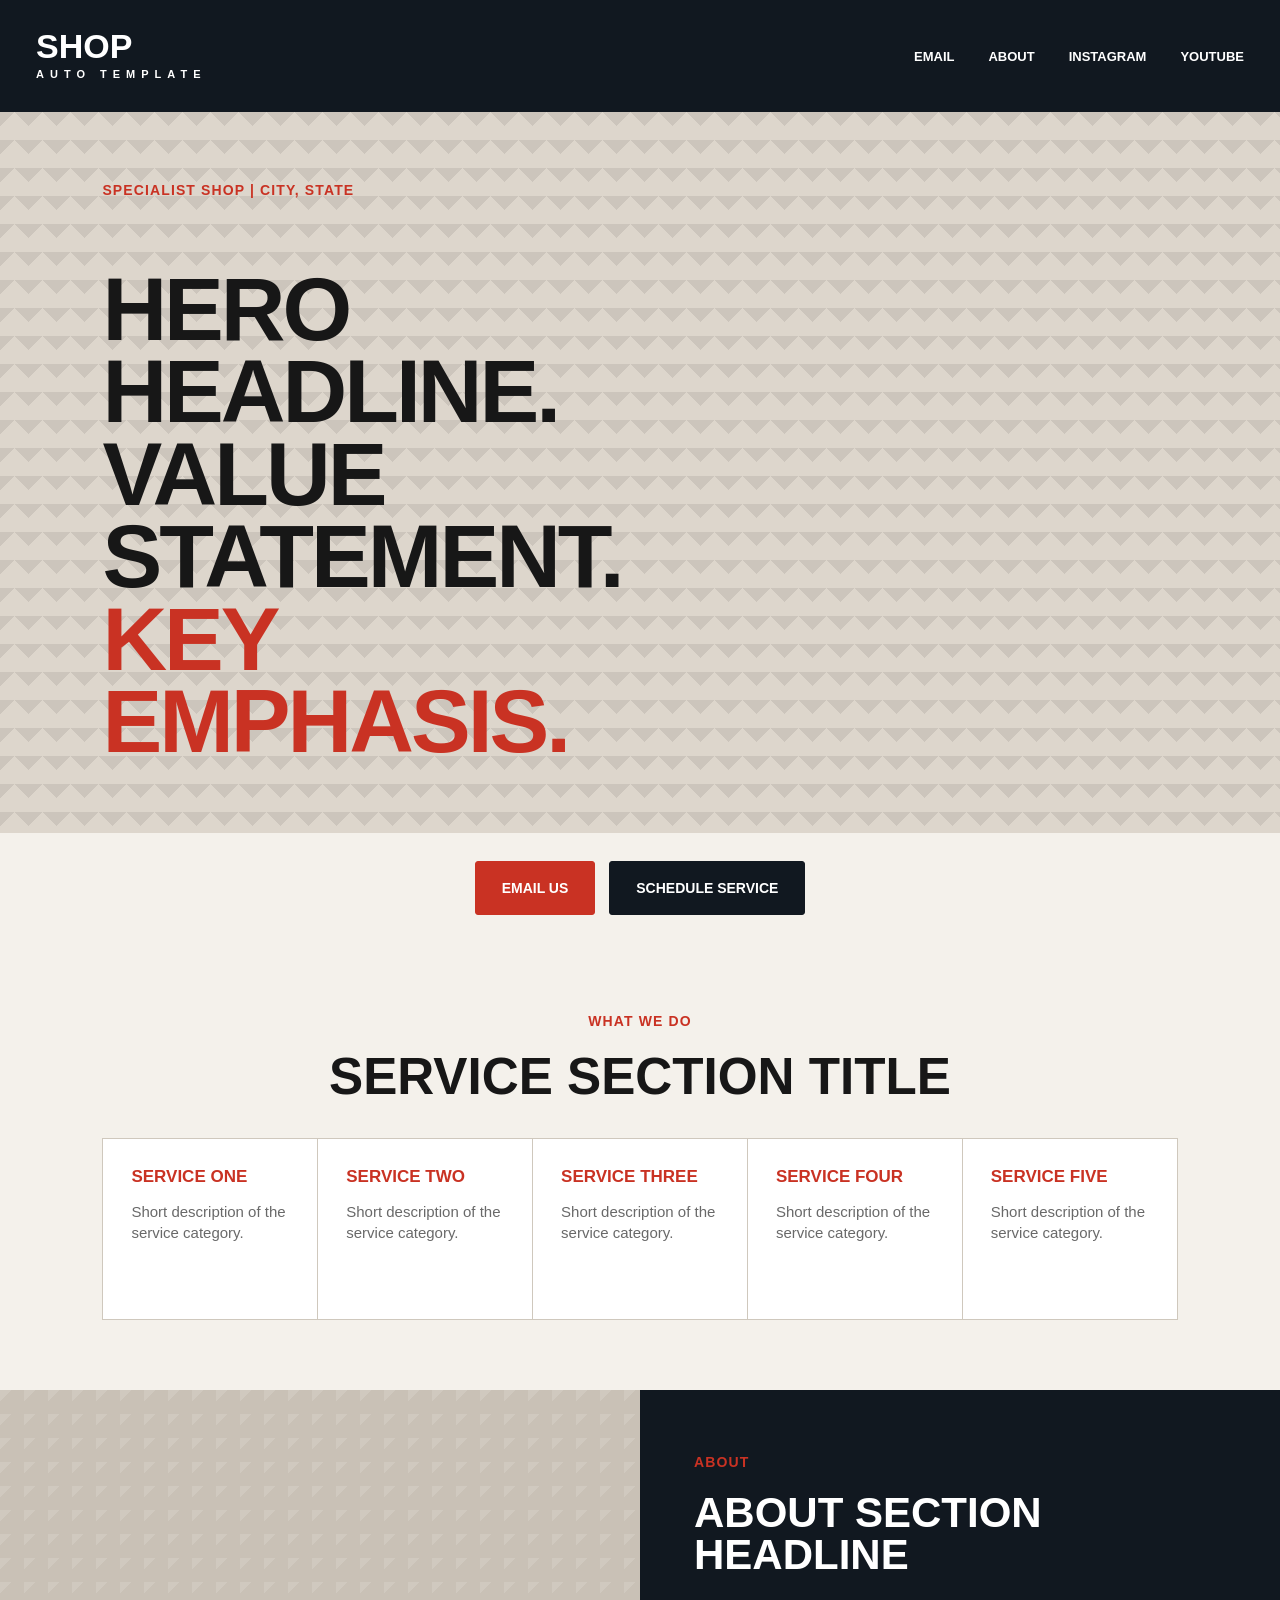
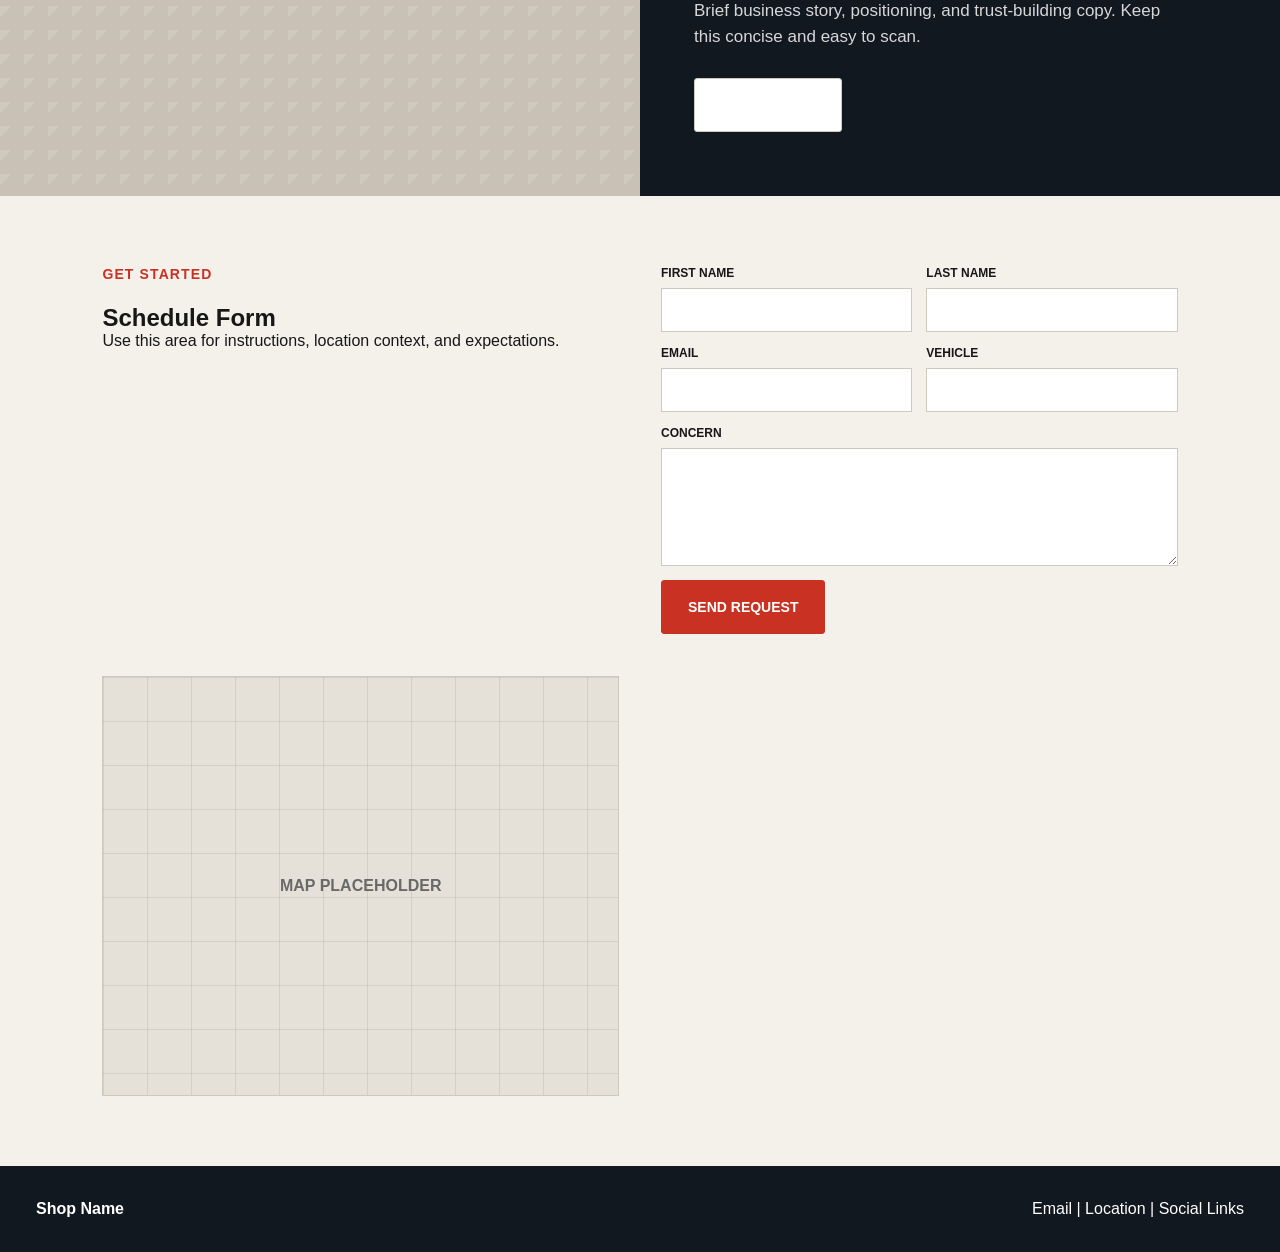
<file: templates/Wireframe_a/index.html>
<!DOCTYPE html>
<html lang="en">
<head>
<meta charset="UTF-8" />
<meta name="viewport" content="width=device-width, initial-scale=1.0" />
<title>Autoshop Wireframe A</title>
<style>
:root{
  --bg:#f4f1eb;
  --ink:#171717;
  --muted:#696969;
  --line:#cfc8bd;
  --panel:#ffffff;
  --dark:#111820;
  --accent:#c93223;
}

*{box-sizing:border-box;margin:0;padding:0}
body{font-family:Arial,Helvetica,sans-serif;background:var(--bg);color:var(--ink)}
a{color:inherit;text-decoration:none}

.header{
  min-height:112px;
  padding:0 36px;
  display:flex;
  align-items:center;
  justify-content:space-between;
  gap:32px;
  background:var(--dark);
  color:white;
}

.logo{
  font-size:34px;
  font-weight:900;
  line-height:.85;
  text-transform:uppercase;
}
.logo small{
  display:block;
  margin-top:9px;
  font-size:11px;
  letter-spacing:6px;
}

.nav{
  display:flex;
  gap:34px;
  font-size:13px;
  font-weight:800;
  text-transform:uppercase;
}

.hero{
  min-height:610px;
  display:grid;
  grid-template-columns:minmax(320px,48%) 1fr;
  background:
    linear-gradient(135deg,rgba(0,0,0,.08) 25%,transparent 25%) 0 0/28px 28px,
    linear-gradient(225deg,rgba(0,0,0,.08) 25%,transparent 25%) 0 0/28px 28px,
    #ddd6cc;
}

.hero-content{
  padding:70px 8vw;
  display:flex;
  flex-direction:column;
  justify-content:flex-start;
}

.kicker{
  color:var(--accent);
  font-size:14px;
  font-weight:900;
  letter-spacing:.08em;
  text-transform:uppercase;
  margin-bottom:22px;
}

h1{
  margin-top:48px;
  max-width:650px;
  font-size:clamp(52px,7vw,92px);
  line-height:.92;
  letter-spacing:-3px;
  text-transform:uppercase;
}
h1 span{color:var(--accent)}

.hero-button-strip{
  padding:28px 8vw;
  display:flex;
  justify-content:center;
  gap:14px;
  flex-wrap:wrap;
  background:var(--bg);
}

.btn{
  min-height:54px;
  padding:0 26px;
  display:inline-flex;
  align-items:center;
  justify-content:center;
  border:1px solid var(--line);
  border-radius:3px;
  font-size:14px;
  font-weight:900;
  text-transform:uppercase;
  background:var(--panel);
}
.btn.primary{background:var(--accent);color:white;border-color:var(--accent)}
.btn.dark{background:var(--dark);color:white;border-color:var(--dark)}

.section{
  padding:70px 8vw;
}

.section-head{
  text-align:center;
  margin-bottom:36px;
}
.section-head h2{
  font-size:clamp(34px,4vw,54px);
  line-height:1;
  text-transform:uppercase;
}

.service-grid{
  display:grid;
  grid-template-columns:repeat(5,1fr);
  gap:1px;
  max-width:1200px;
  margin:0 auto;
  border:1px solid var(--line);
  background:var(--line);
}

.service-card{
  min-height:180px;
  padding:28px;
  background:var(--panel);
}
.service-card h3{
  color:var(--accent);
  font-size:17px;
  text-transform:uppercase;
  margin-bottom:14px;
}
.service-card p{
  color:var(--muted);
  font-size:15px;
  line-height:1.45;
}

.split{
  display:grid;
  grid-template-columns:1fr 1fr;
}
.image-block{
  min-height:380px;
  background:
    linear-gradient(135deg,rgba(255,255,255,.12) 25%,transparent 25%) 0 0/24px 24px,
    #c9c1b6;
}
.copy-block{
  min-height:380px;
  padding:64px 8vw 64px 54px;
  background:var(--dark);
  color:white;
}
.copy-block h2{
  font-size:42px;
  line-height:1;
  text-transform:uppercase;
  margin-bottom:22px;
}
.copy-block p{
  max-width:520px;
  color:#d7d7d7;
  font-size:17px;
  line-height:1.55;
  margin-bottom:28px;
}

.contact{
  display:grid;
  grid-template-columns:1fr 1fr;
  gap:42px;
  align-items:start;
}
.form{
  display:grid;
  grid-template-columns:1fr 1fr;
  gap:14px;
}
.form label{
  display:grid;
  gap:8px;
  font-size:12px;
  font-weight:900;
  text-transform:uppercase;
}
.form label.full{grid-column:1 / -1}
.form input,.form textarea{
  width:100%;
  padding:14px;
  border:1px solid var(--line);
  background:white;
  font:inherit;
}
.form textarea{min-height:118px}
.form .btn{grid-column:1 / -1;justify-self:start}

.map-placeholder{
  min-height:420px;
  display:grid;
  place-items:center;
  border:1px solid var(--line);
  background:
    linear-gradient(90deg,rgba(0,0,0,.08) 1px,transparent 1px) 0 0/44px 44px,
    linear-gradient(rgba(0,0,0,.08) 1px,transparent 1px) 0 0/44px 44px,
    #e6e1d8;
  color:var(--muted);
  font-weight:900;
  text-transform:uppercase;
}

.footer{
  padding:34px 36px;
  background:var(--dark);
  color:white;
  display:flex;
  justify-content:space-between;
  gap:24px;
}

@media(max-width:900px){
  .header{height:auto;align-items:flex-start;flex-direction:column;padding:26px 28px}
  .nav{gap:18px;flex-wrap:wrap}
  .hero{grid-template-columns:1fr;min-height:560px}
  .hero-content{padding:64px 28px}
  h1{font-size:54px;letter-spacing:-2px}
  .hero-button-strip{display:grid;padding:24px 28px 30px}
  .service-grid{grid-template-columns:1fr}
  .split,.contact{grid-template-columns:1fr}
  .copy-block{padding:46px 28px}
  .form{grid-template-columns:1fr}
  .form .btn,.btn{width:100%}
  .footer{flex-direction:column}
}
</style>
</head>
<body>
  <header class="header">
    <a class="logo" href="#">SHOP<small>AUTO TEMPLATE</small></a>
    <nav class="nav">
      <a href="#">Email</a>
      <a href="#">About</a>
      <a href="#">Instagram</a>
      <a href="#">YouTube</a>
    </nav>
  </header>

  <main>
    <section class="hero">
      <div class="hero-content">
        <div class="kicker">Specialist Shop | City, State</div>
        <h1>Hero headline.<br>Value statement.<br><span>Key emphasis.</span></h1>
      </div>
    </section>

    <div class="hero-button-strip">
      <a class="btn primary" href="#">Email Us</a>
      <a class="btn dark" href="#schedule">Schedule Service</a>
    </div>

    <section class="section">
      <div class="section-head">
        <div class="kicker">What We Do</div>
        <h2>Service Section Title</h2>
      </div>
      <div class="service-grid">
        <article class="service-card"><h3>Service One</h3><p>Short description of the service category.</p></article>
        <article class="service-card"><h3>Service Two</h3><p>Short description of the service category.</p></article>
        <article class="service-card"><h3>Service Three</h3><p>Short description of the service category.</p></article>
        <article class="service-card"><h3>Service Four</h3><p>Short description of the service category.</p></article>
        <article class="service-card"><h3>Service Five</h3><p>Short description of the service category.</p></article>
      </div>
    </section>

    <section class="split">
      <div class="image-block" aria-label="Image placeholder"></div>
      <div class="copy-block">
        <div class="kicker">About</div>
        <h2>About Section Headline</h2>
        <p>Brief business story, positioning, and trust-building copy. Keep this concise and easy to scan.</p>
        <a class="btn" href="#">Learn More</a>
      </div>
    </section>

    <section id="schedule" class="section contact">
      <div>
        <div class="kicker">Get Started</div>
        <h2>Schedule Form</h2>
        <p>Use this area for instructions, location context, and expectations.</p>
      </div>
      <form class="form" action="#" method="POST">
        <label>First Name<input type="text" name="first_name"></label>
        <label>Last Name<input type="text" name="last_name"></label>
        <label>Email<input type="email" name="email"></label>
        <label>Vehicle<input type="text" name="vehicle"></label>
        <label class="full">Concern<textarea name="concern"></textarea></label>
        <button class="btn primary" type="submit">Send Request</button>
      </form>
      <div class="map-placeholder">Map Placeholder</div>
    </section>
  </main>

  <footer class="footer">
    <strong>Shop Name</strong>
    <span>Email | Location | Social Links</span>
  </footer>
</body>
</html>
</file>
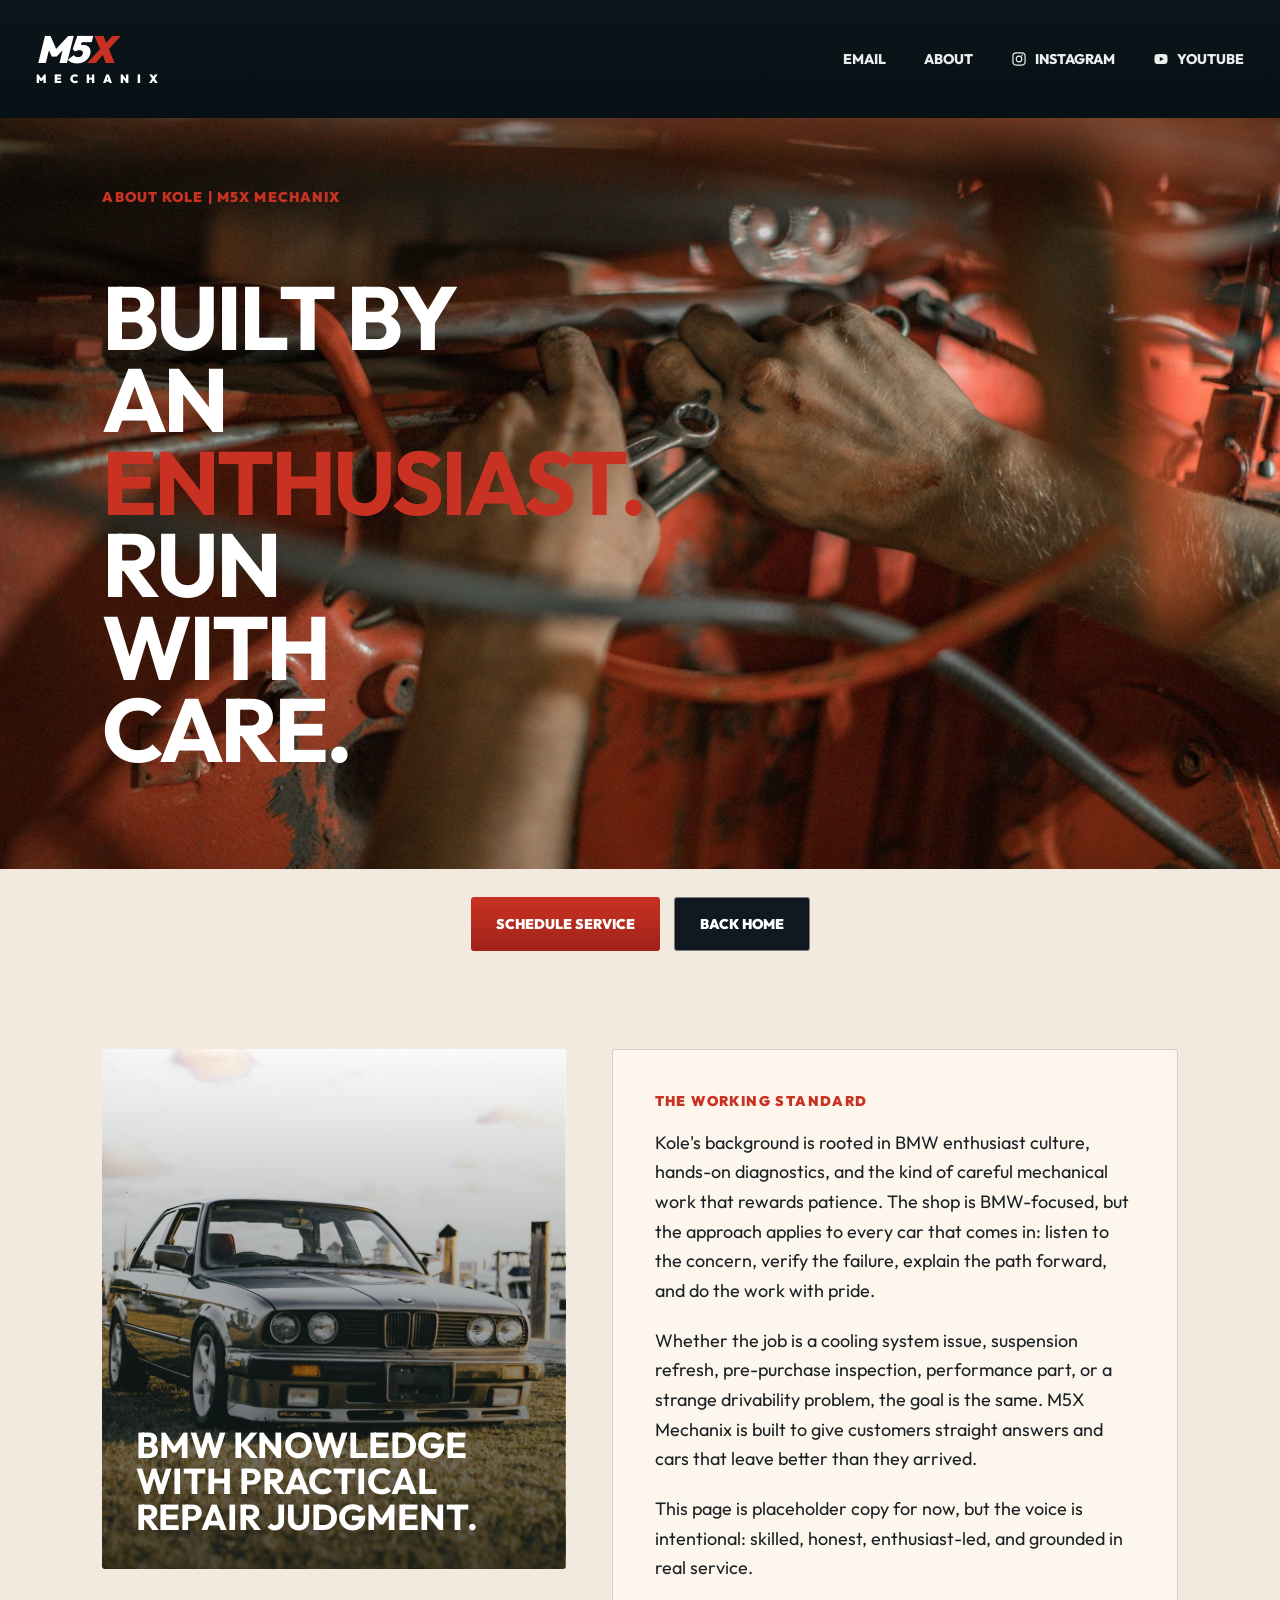
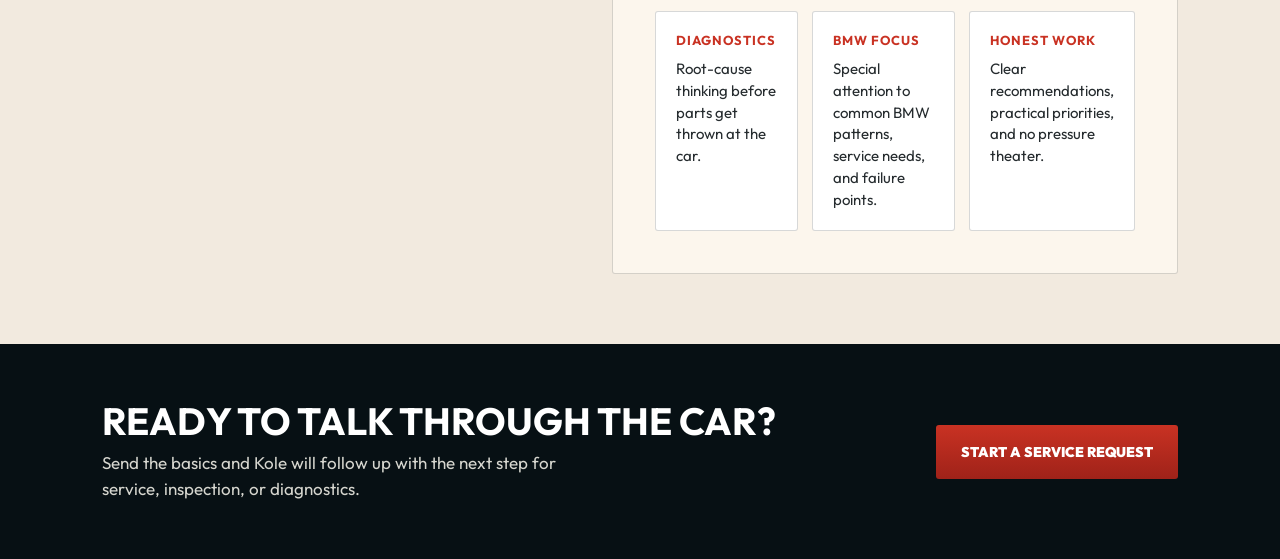
<file: about-kole.html>
<!DOCTYPE html>
<html lang="en">
<head>
<meta charset="UTF-8" />
<meta name="viewport" content="width=device-width, initial-scale=1.0" />
<title>About Kole | M5X Mechanix</title>
<meta
  name="description"
  content="Learn more about Kole and the BMW-focused repair approach behind M5X Mechanix in Fullerton, California."
>
<link rel="preconnect" href="https://fonts.googleapis.com">
<link rel="preconnect" href="https://fonts.gstatic.com" crossorigin>
<link href="https://fonts.googleapis.com/css2?family=Outfit:wght@100..900&display=swap" rel="stylesheet">

<style>
:root{
  --cream:#f2eadf;
  --ink:#10171c;
  --dark:#071014;
  --red:#c93223;
  --red-dark:#9f2219;
  --soft:#fffaf2;
  --line:rgba(8,15,18,.16);
}

*{margin:0;padding:0;box-sizing:border-box}
html{scroll-behavior:smooth}
body{font-family:"Outfit",Arial,Helvetica,sans-serif;background:var(--cream);color:var(--ink)}
a{color:inherit;text-decoration:none}

.header{
  height:118px;
  padding:0 36px;
  background:linear-gradient(180deg,#0b151a,#071014);
  color:white;
  display:flex;
  align-items:center;
  justify-content:space-between;
  gap:34px;
}

.logo{
  line-height:.82;
  font-size:38px;
  font-weight:950;
  font-style:italic;
  letter-spacing:-2px;
  color:white;
}
.logo .x{color:var(--red)}
.logo small{
  display:block;
  margin-top:9px;
  font-size:12px;
  letter-spacing:8px;
  font-style:normal;
  color:white;
}

.nav{display:flex;align-items:center;gap:38px;font-size:14px;font-weight:800;text-transform:uppercase}
.nav a{display:inline-flex;align-items:center;gap:8px;opacity:.92;color:white}
.nav a:hover,.nav a:focus-visible{opacity:1;color:white}
.nav svg{width:16px;height:16px;fill:currentColor}

.hero{
  min-height:610px;
  display:grid;
  grid-template-columns:minmax(320px,48%) 1fr;
  background:url("Photos/generated/technician_hands_hero.jpg");
  background-size:cover;
  background-position:center;
}

.hero-content{
  display:flex;
  flex-direction:column;
  justify-content:flex-start;
  padding:70px 8vw;
}

.kicker{
  color:var(--red);
  font-size:14px;
  font-weight:950;
  text-transform:uppercase;
  letter-spacing:.08em;
  margin-bottom:22px;
}

h1{
  max-width:650px;
  font-size:clamp(56px,7vw,96px);
  line-height:.92;
  letter-spacing:-3px;
  text-transform:uppercase;
  margin-top:48px;
  margin-bottom:28px;
  color:white;
}

h1 span{color:var(--red)}

.hero-actions{
  display:flex;
  flex-wrap:wrap;
  gap:14px;
  margin-top:0;
  order:2;
}
h1{order:3}

.hero-button-strip{
  display:flex;
  justify-content:center;
  gap:14px;
  flex-wrap:wrap;
  padding:28px 8vw;
  background:var(--cream);
}

.btn{
  display:inline-flex;
  align-items:center;
  justify-content:center;
  min-height:54px;
  padding:0 25px;
  border-radius:3px;
  font-size:14px;
  font-weight:950;
  text-transform:uppercase;
  transition:.2s ease;
}
.btn:hover{transform:translateY(-2px)}
.btn-red{background:linear-gradient(180deg,var(--red),var(--red-dark));color:white}
.btn-dark{background:#101820;color:white;border:1px solid rgba(255,255,255,.44)}

.story{
  padding:70px 8vw;
  display:grid;
  grid-template-columns:.9fr 1.1fr;
  gap:46px;
  align-items:start;
}

.portrait-card{
  min-height:520px;
  border-radius:3px;
  overflow:hidden;
  background:
    linear-gradient(180deg,rgba(7,16,20,0),rgba(7,16,20,.74)),
    url("Photos/generated/bmw_f_hero_mirror.jpg");
  background-size:cover;
  background-position:center;
  color:white;
  display:flex;
  align-items:flex-end;
  padding:34px;
}

.portrait-card h2{
  max-width:360px;
  font-size:36px;
  line-height:1;
  text-transform:uppercase;
}

.copy-panel{
  background:rgba(255,250,242,.74);
  border:1px solid var(--line);
  border-radius:3px;
  padding:42px;
}

.copy-panel h2{
  color:var(--red);
  font-size:14px;
  font-weight:950;
  letter-spacing:.1em;
  text-transform:uppercase;
  margin-bottom:18px;
}

.copy-panel p{
  font-size:18px;
  line-height:1.65;
  color:#1b2225;
  margin-bottom:20px;
}

.values{
  margin-top:28px;
  display:grid;
  grid-template-columns:repeat(3,1fr);
  gap:14px;
}

.value{
  min-height:142px;
  padding:20px;
  border:1px solid var(--line);
  border-radius:3px;
  background:white;
}

.value strong{
  display:block;
  color:var(--red);
  font-size:13px;
  text-transform:uppercase;
  letter-spacing:.08em;
  margin-bottom:10px;
}

.value span{
  display:block;
  color:#252b2e;
  font-size:15px;
  line-height:1.45;
}

.cta{
  padding:58px 8vw;
  background:#071014;
  color:white;
  display:flex;
  align-items:center;
  justify-content:space-between;
  gap:30px;
}

.cta h2{
  font-size:38px;
  line-height:1;
  text-transform:uppercase;
}

.cta p{
  max-width:500px;
  margin-top:10px;
  color:#d6d6cf;
  font-size:17px;
  line-height:1.5;
}

@media(max-width:860px){
  .header{height:auto;align-items:flex-start;flex-direction:column;gap:22px;padding:26px 28px}
  .logo{font-size:34px}
  .nav{gap:18px;justify-content:flex-start;overflow-x:auto;padding-bottom:4px;font-weight:800}
  .hero{
    grid-template-columns:1fr;
    min-height:560px;
    background-image:url("Photos/generated/technician_hands_small.jpg");
    background-size:cover;
    background-position:center bottom;
  }
  .hero-content{padding:64px 28px}
  .kicker{letter-spacing:.08em;margin-bottom:22px}
  h1{font-size:54px;letter-spacing:-2px}
  .hero-actions{display:grid;gap:14px;width:100%}
  .hero-button-strip{display:grid;gap:14px;padding:24px 28px 30px}
  .story{grid-template-columns:1fr;padding:42px 28px}
  .portrait-card{min-height:360px}
  .copy-panel{padding:28px}
  .values{grid-template-columns:1fr}
  .cta{align-items:flex-start;flex-direction:column;padding:42px 28px}
  .btn{width:100%}
}
</style>
</head>

<body>
  <header class="header">
    <a class="logo" href="index.html">
      M5<span class="x">X</span>
      <small>MECHANIX</small>
    </a>

    <nav class="nav">
      <a href="mailto:quest.mullins@gmail.com">Email</a>
      <a href="about-kole.html">About</a>
      <a href="https://www.instagram.com/m5x_mechanix/" target="_blank" rel="noreferrer">
        <svg viewBox="0 0 24 24" aria-hidden="true"><path d="M7.75 2h8.5A5.75 5.75 0 0 1 22 7.75v8.5A5.75 5.75 0 0 1 16.25 22h-8.5A5.75 5.75 0 0 1 2 16.25v-8.5A5.75 5.75 0 0 1 7.75 2Zm0 1.8A3.95 3.95 0 0 0 3.8 7.75v8.5a3.95 3.95 0 0 0 3.95 3.95h8.5a3.95 3.95 0 0 0 3.95-3.95v-8.5a3.95 3.95 0 0 0-3.95-3.95h-8.5Zm8.95 1.35a1.1 1.1 0 1 1 0 2.2 1.1 1.1 0 0 1 0-2.2ZM12 6.9A5.1 5.1 0 1 1 6.9 12 5.1 5.1 0 0 1 12 6.9Zm0 1.8A3.3 3.3 0 1 0 15.3 12 3.3 3.3 0 0 0 12 8.7Z"/></svg>
        Instagram
      </a>
      <a href="https://m.youtube.com/channel/UCm0v-xv1uiD0EIrK2ZOx06w" target="_blank" rel="noreferrer">
        <svg viewBox="0 0 24 24" aria-hidden="true"><path d="M21.4 7.1a2.96 2.96 0 0 0-2.08-2.09C17.48 4.5 12 4.5 12 4.5s-5.48 0-7.32.51A2.96 2.96 0 0 0 2.6 7.1 30.7 30.7 0 0 0 2.1 12a30.7 30.7 0 0 0 .5 4.9 2.96 2.96 0 0 0 2.08 2.09c1.84.51 7.32.51 7.32.51s5.48 0 7.32-.51a2.96 2.96 0 0 0 2.08-2.09 30.7 30.7 0 0 0 .5-4.9 30.7 30.7 0 0 0-.5-4.9ZM10.2 15.34V8.66L15.96 12Z"/></svg>
        YouTube
      </a>
    </nav>
  </header>

  <main>
    <section class="hero">
      <div class="hero-content">
        <div class="kicker">About Kole | M5X Mechanix</div>
        <h1>Built by an <span>enthusiast.</span> Run with care.</h1>
      </div>
    </section>

    <div class="hero-button-strip" aria-label="Hero actions">
      <a class="btn btn-red" href="index.html#schedule">Schedule Service</a>
      <a class="btn btn-dark" href="index.html">Back Home</a>
    </div>

    <section class="story">
      <div class="portrait-card">
        <h2>BMW knowledge with practical repair judgment.</h2>
      </div>

      <article class="copy-panel">
        <h2>The Working Standard</h2>
        <p>
          Kole's background is rooted in BMW enthusiast culture, hands-on diagnostics,
          and the kind of careful mechanical work that rewards patience. The shop is
          BMW-focused, but the approach applies to every car that comes in: listen to
          the concern, verify the failure, explain the path forward, and do the work
          with pride.
        </p>
        <p>
          Whether the job is a cooling system issue, suspension refresh, pre-purchase
          inspection, performance part, or a strange drivability problem, the goal is
          the same. M5X Mechanix is built to give customers straight answers and cars
          that leave better than they arrived.
        </p>
        <p>
          This page is placeholder copy for now, but the voice is intentional: skilled,
          honest, enthusiast-led, and grounded in real service.
        </p>

        <div class="values">
          <div class="value">
            <strong>Diagnostics</strong>
            <span>Root-cause thinking before parts get thrown at the car.</span>
          </div>
          <div class="value">
            <strong>BMW Focus</strong>
            <span>Special attention to common BMW patterns, service needs, and failure points.</span>
          </div>
          <div class="value">
            <strong>Honest Work</strong>
            <span>Clear recommendations, practical priorities, and no pressure theater.</span>
          </div>
        </div>
      </article>
    </section>

    <section class="cta">
      <div>
        <h2>Ready to talk through the car?</h2>
        <p>Send the basics and Kole will follow up with the next step for service, inspection, or diagnostics.</p>
      </div>
      <a class="btn btn-red" href="index.html#schedule">Start A Service Request</a>
    </section>
  </main>
</body>
</html>
</file>
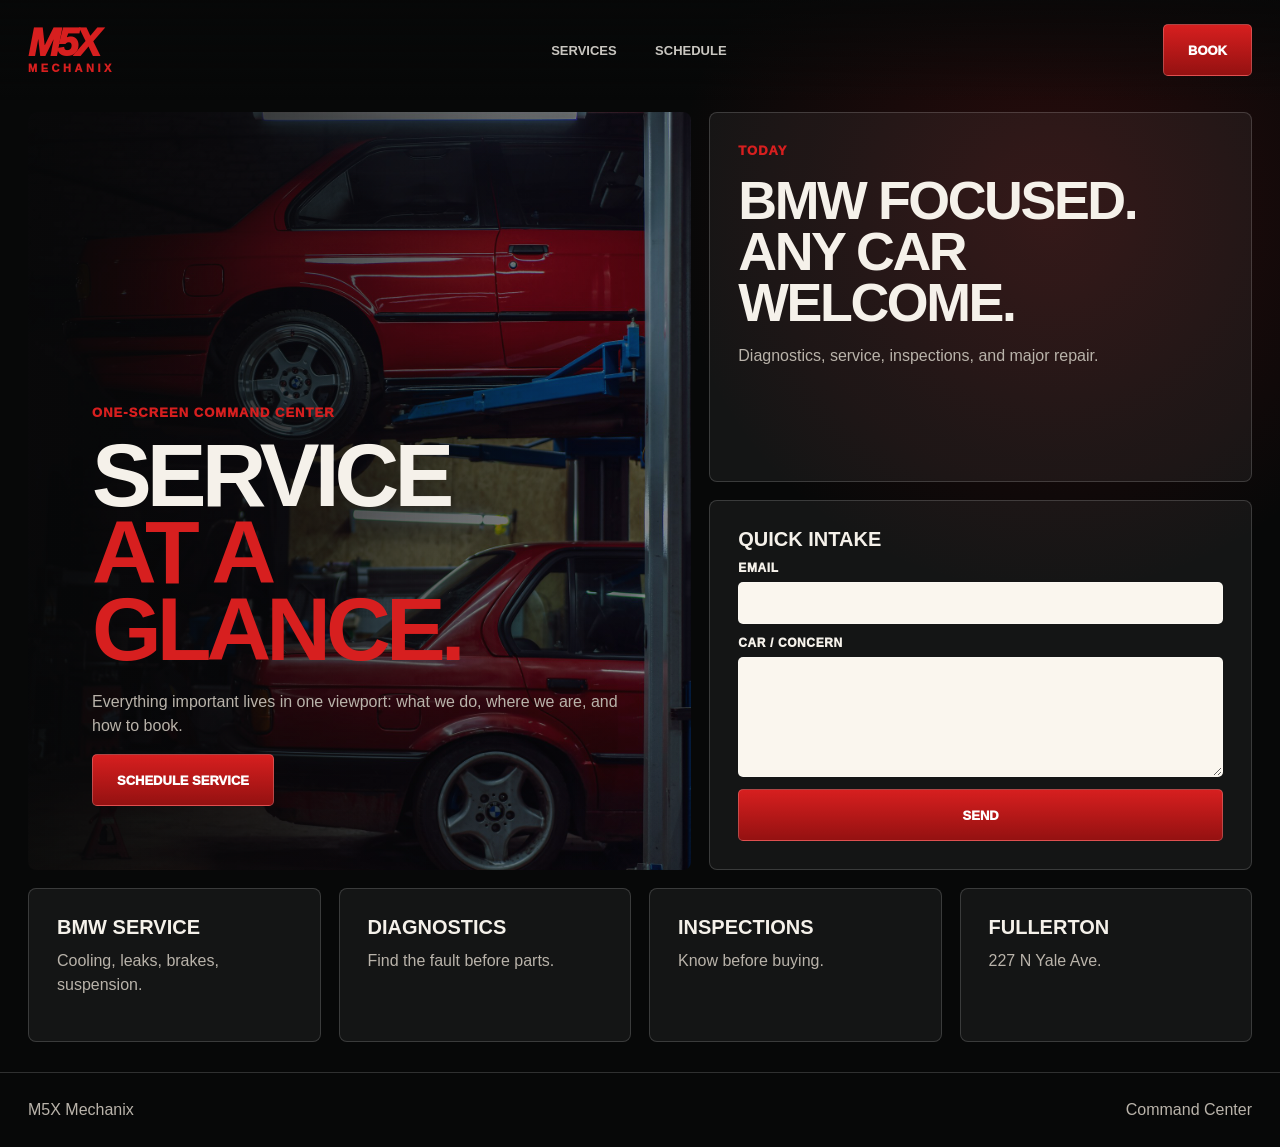
<file: trials/trial01-command-center.html>
<!DOCTYPE html><html lang="en"><head><meta charset="UTF-8"><meta name="viewport" content="width=device-width,initial-scale=1.0"><title>M5X Trial 01 Command Center</title><link rel="stylesheet" href="trial-styles.css"></head><body><header class="top"><a class="logo" href="#">M5X<small>MECHANIX</small></a><nav class="nav"><a href="#services">Services</a><a href="#schedule">Schedule</a></nav><a class="btn" href="#schedule">Book</a></header><main class="t1"><section class="hero-panel"><div><p class="kicker">One-screen command center</p><h1>Service<br><span class="red">at a glance.</span></h1><p>Everything important lives in one viewport: what we do, where we are, and how to book.</p><a class="btn" href="#schedule">Schedule Service</a></div></section><aside class="side"><div class="box"><p class="kicker">Today</p><h2>BMW focused. Any car welcome.</h2><p>Diagnostics, service, inspections, and major repair.</p></div><div class="box" id="schedule"><h3>Quick Intake</h3><form class="form" action="https://formspree.io/f/xaqkabzl" method="POST"><label>Email<input type="email" name="email" required></label><label>Car / Concern<textarea name="concern" required></textarea></label><button class="btn" type="submit">Send</button></form></div></aside><section id="services" class="service-strip"><div class="box"><h3>BMW Service</h3><p>Cooling, leaks, brakes, suspension.</p></div><div class="box"><h3>Diagnostics</h3><p>Find the fault before parts.</p></div><div class="box"><h3>Inspections</h3><p>Know before buying.</p></div><div class="box"><h3>Fullerton</h3><p>227 N Yale Ave.</p></div></section></main><footer class="footer"><span>M5X Mechanix</span><span>Command Center</span></footer></body></html>
</file>
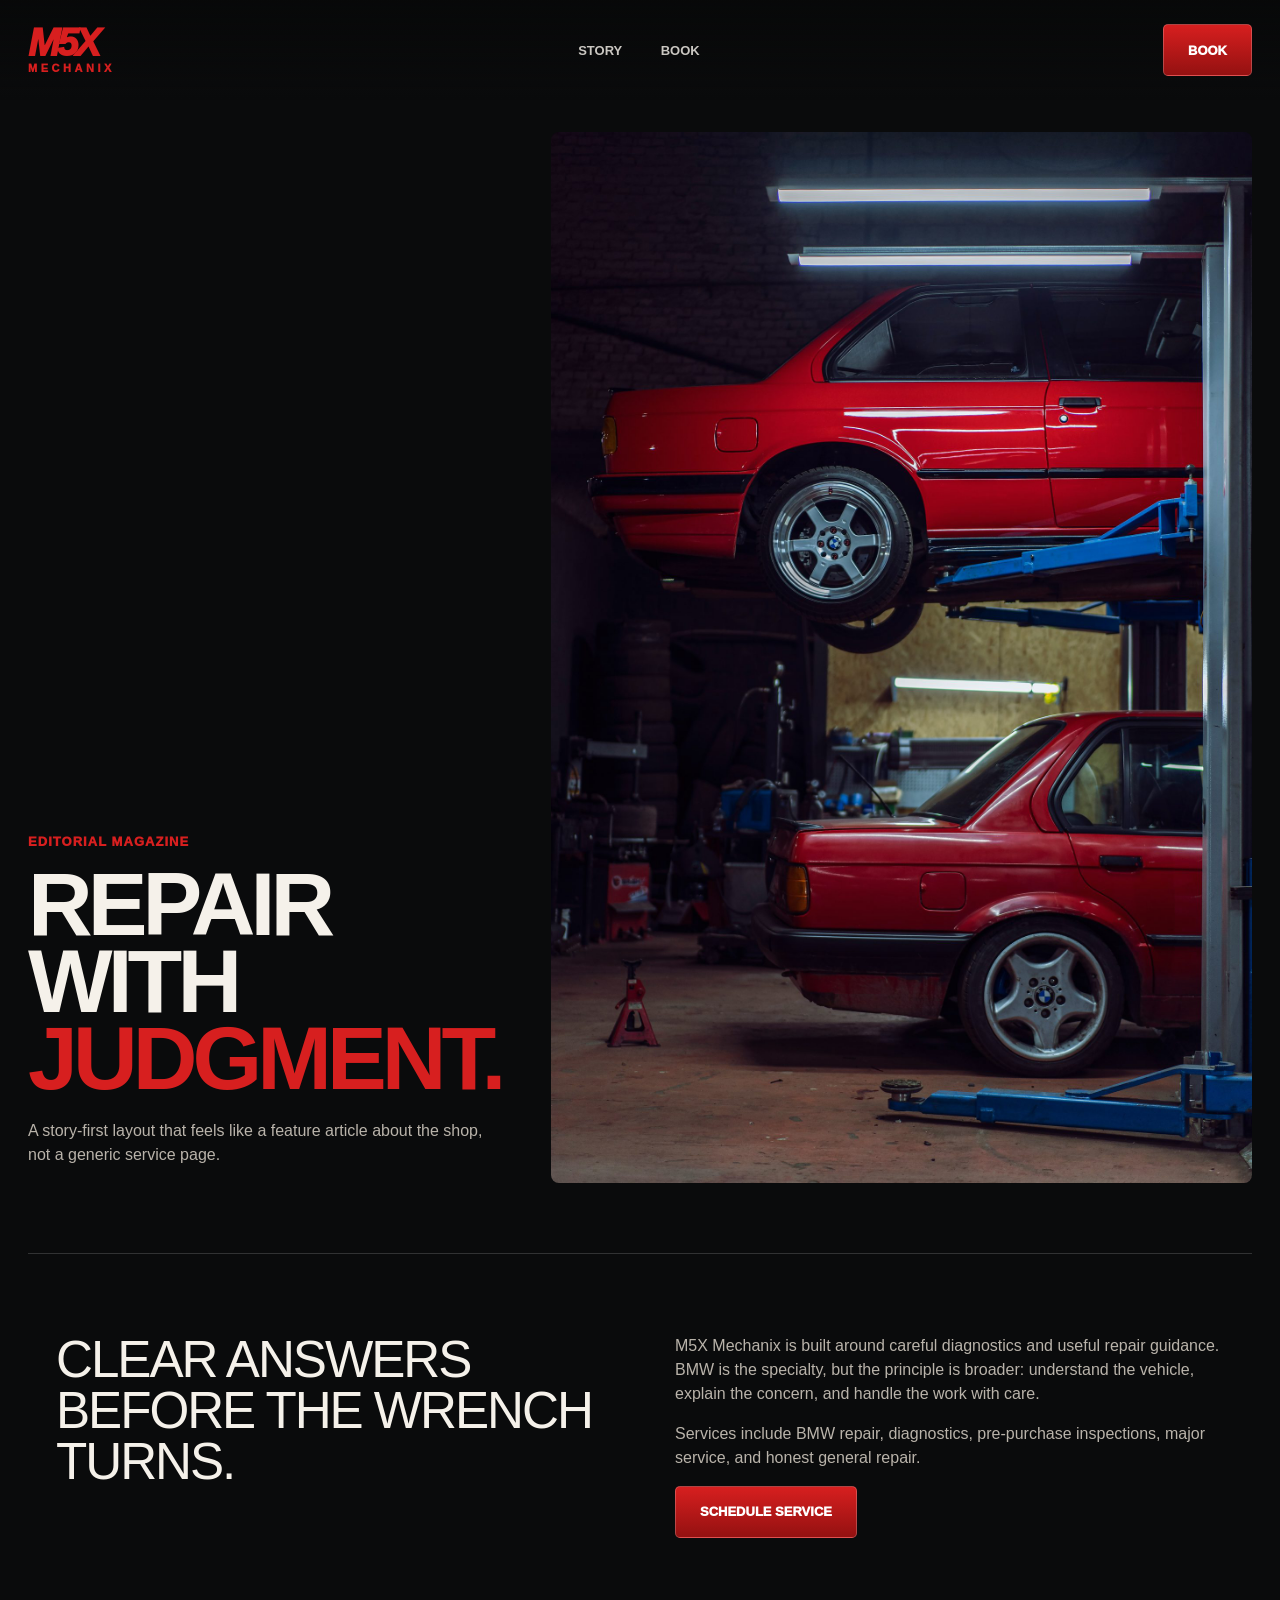
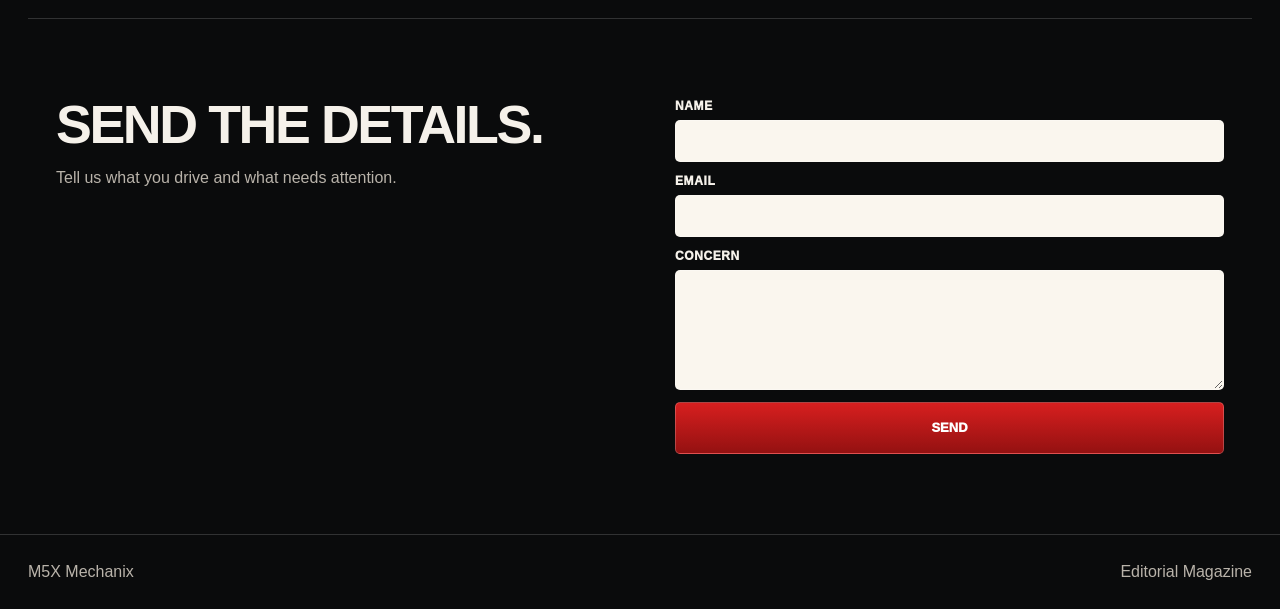
<file: trials/trial02-editorial-magazine.html>
<!DOCTYPE html><html lang="en"><head><meta charset="UTF-8"><meta name="viewport" content="width=device-width,initial-scale=1.0"><title>M5X Trial 02 Editorial Magazine</title><link rel="stylesheet" href="trial-styles.css"></head><body class="t2"><header class="top"><a class="logo" href="#">M5X<small>MECHANIX</small></a><nav class="nav"><a href="#article">Story</a><a href="#schedule">Book</a></nav><a class="btn" href="#schedule">Book</a></header><main><section class="feature"><div><p class="kicker">Editorial magazine</p><h1>Repair with<br><span class="red">judgment.</span></h1><p>A story-first layout that feels like a feature article about the shop, not a generic service page.</p></div><div class="feature-img"><img src="../Photos/generated/repairshop_hero.jpg" alt="Repair shop"></div></section><section id="article" class="article"><blockquote>Clear answers before the wrench turns.</blockquote><div><p>M5X Mechanix is built around careful diagnostics and useful repair guidance. BMW is the specialty, but the principle is broader: understand the vehicle, explain the concern, and handle the work with care.</p><p>Services include BMW repair, diagnostics, pre-purchase inspections, major service, and honest general repair.</p><a class="btn" href="#schedule">Schedule Service</a></div></section><section id="schedule" class="article"><div><h2>Send the details.</h2><p>Tell us what you drive and what needs attention.</p></div><form class="form" action="https://formspree.io/f/xaqkabzl" method="POST"><label>Name<input name="first_name" required></label><label>Email<input type="email" name="email" required></label><label>Concern<textarea name="concern" required></textarea></label><button class="btn" type="submit">Send</button></form></section></main><footer class="footer"><span>M5X Mechanix</span><span>Editorial Magazine</span></footer></body></html>
</file>
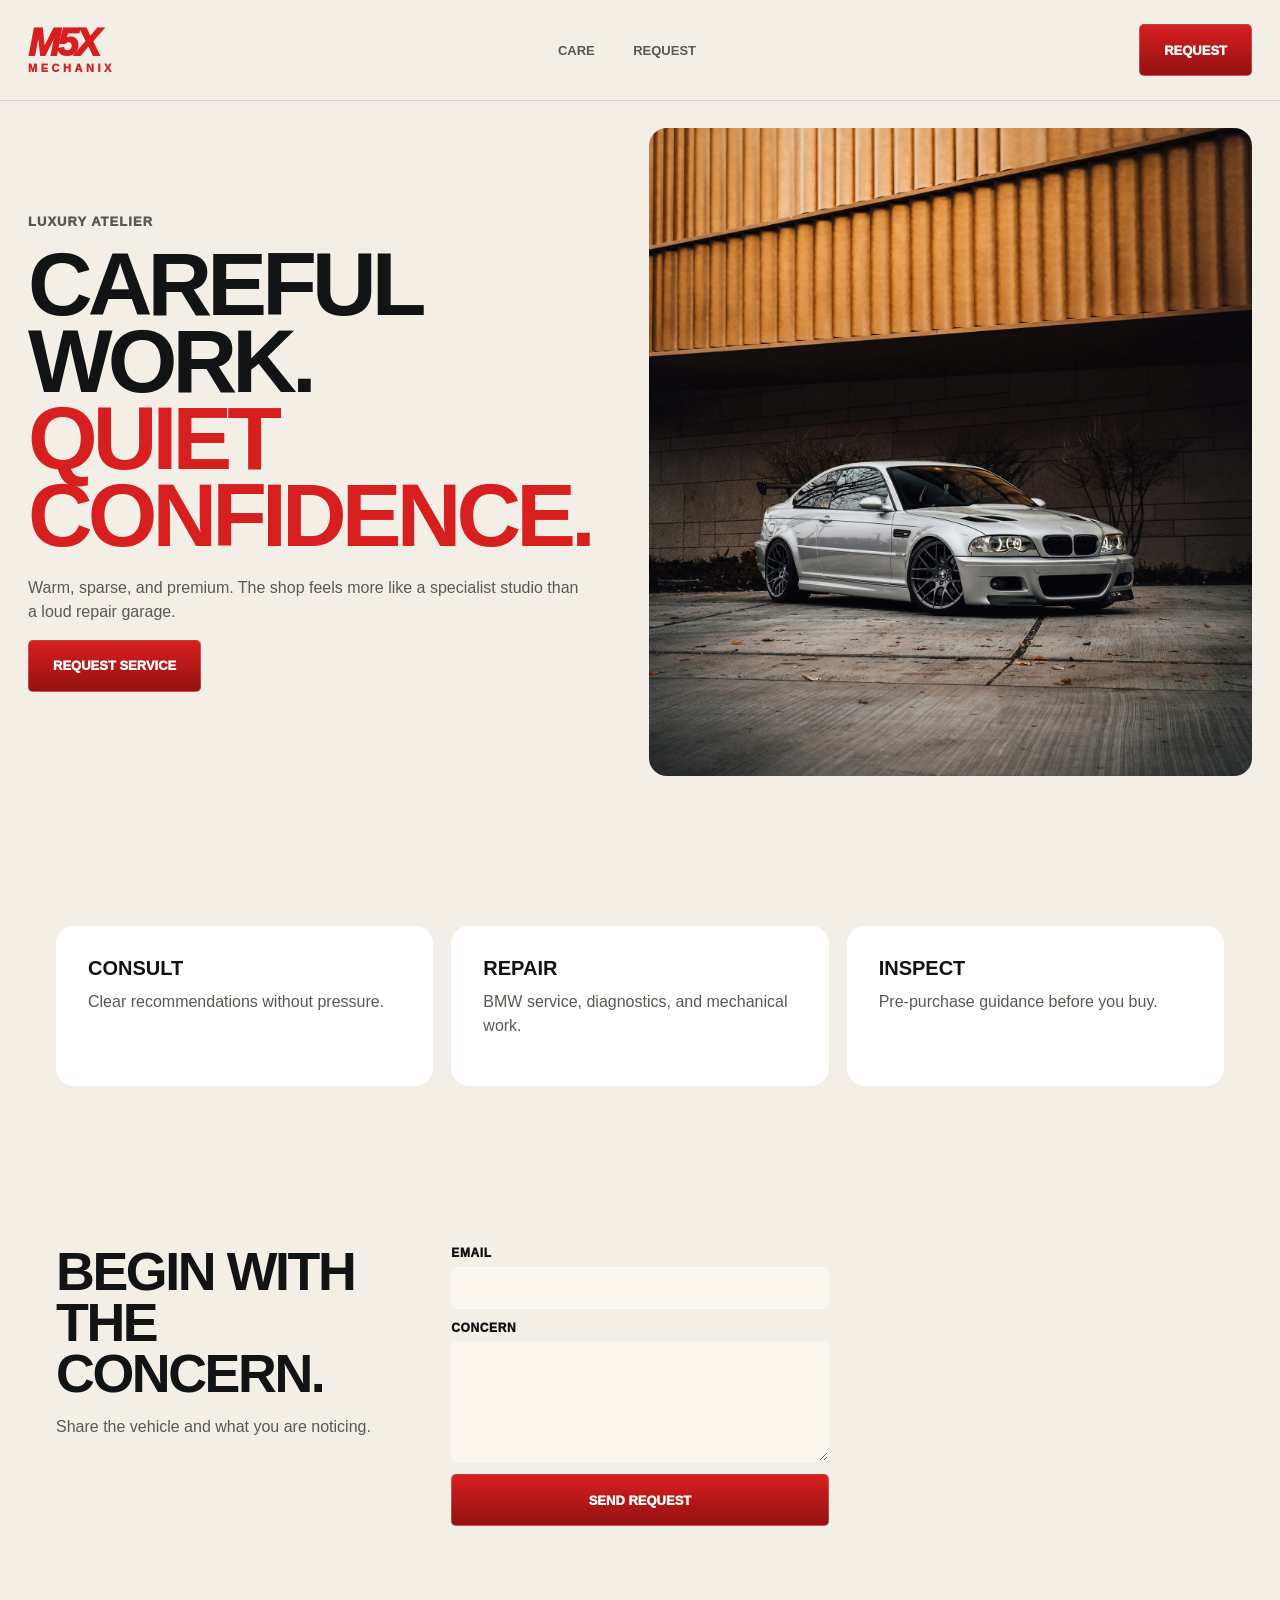
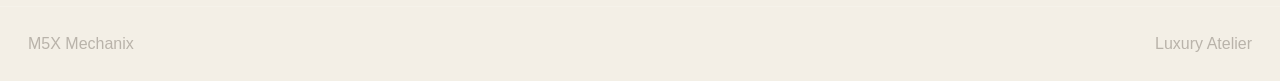
<file: trials/trial03-luxury-atelier.html>
<!DOCTYPE html><html lang="en"><head><meta charset="UTF-8"><meta name="viewport" content="width=device-width,initial-scale=1.0"><title>M5X Trial 03 Luxury Atelier</title><link rel="stylesheet" href="trial-styles.css"></head><body class="t3"><header class="top"><a class="logo" href="#">M5X<small>MECHANIX</small></a><nav class="nav"><a href="#care">Care</a><a href="#schedule">Request</a></nav><a class="btn" href="#schedule">Request</a></header><main><section class="hero"><div><p class="kicker">Luxury atelier</p><h1>Careful work.<br><span class="red">Quiet confidence.</span></h1><p>Warm, sparse, and premium. The shop feels more like a specialist studio than a loud repair garage.</p><a class="btn" href="#schedule">Request Service</a></div><div class="hero-img"><img src="../Photos/generated/bmw_a_hero.jpg" alt="White BMW"></div></section><section id="care" class="cards"><div class="card"><h3>Consult</h3><p>Clear recommendations without pressure.</p></div><div class="card"><h3>Repair</h3><p>BMW service, diagnostics, and mechanical work.</p></div><div class="card"><h3>Inspect</h3><p>Pre-purchase guidance before you buy.</p></div></section><section id="schedule" class="cards"><div><h2>Begin with the concern.</h2><p>Share the vehicle and what you are noticing.</p></div><form class="form" action="https://formspree.io/f/xaqkabzl" method="POST"><label>Email<input type="email" name="email" required></label><label>Concern<textarea name="concern" required></textarea></label><button class="btn" type="submit">Send Request</button></form></section></main><footer class="footer"><span>M5X Mechanix</span><span>Luxury Atelier</span></footer></body></html>
</file>
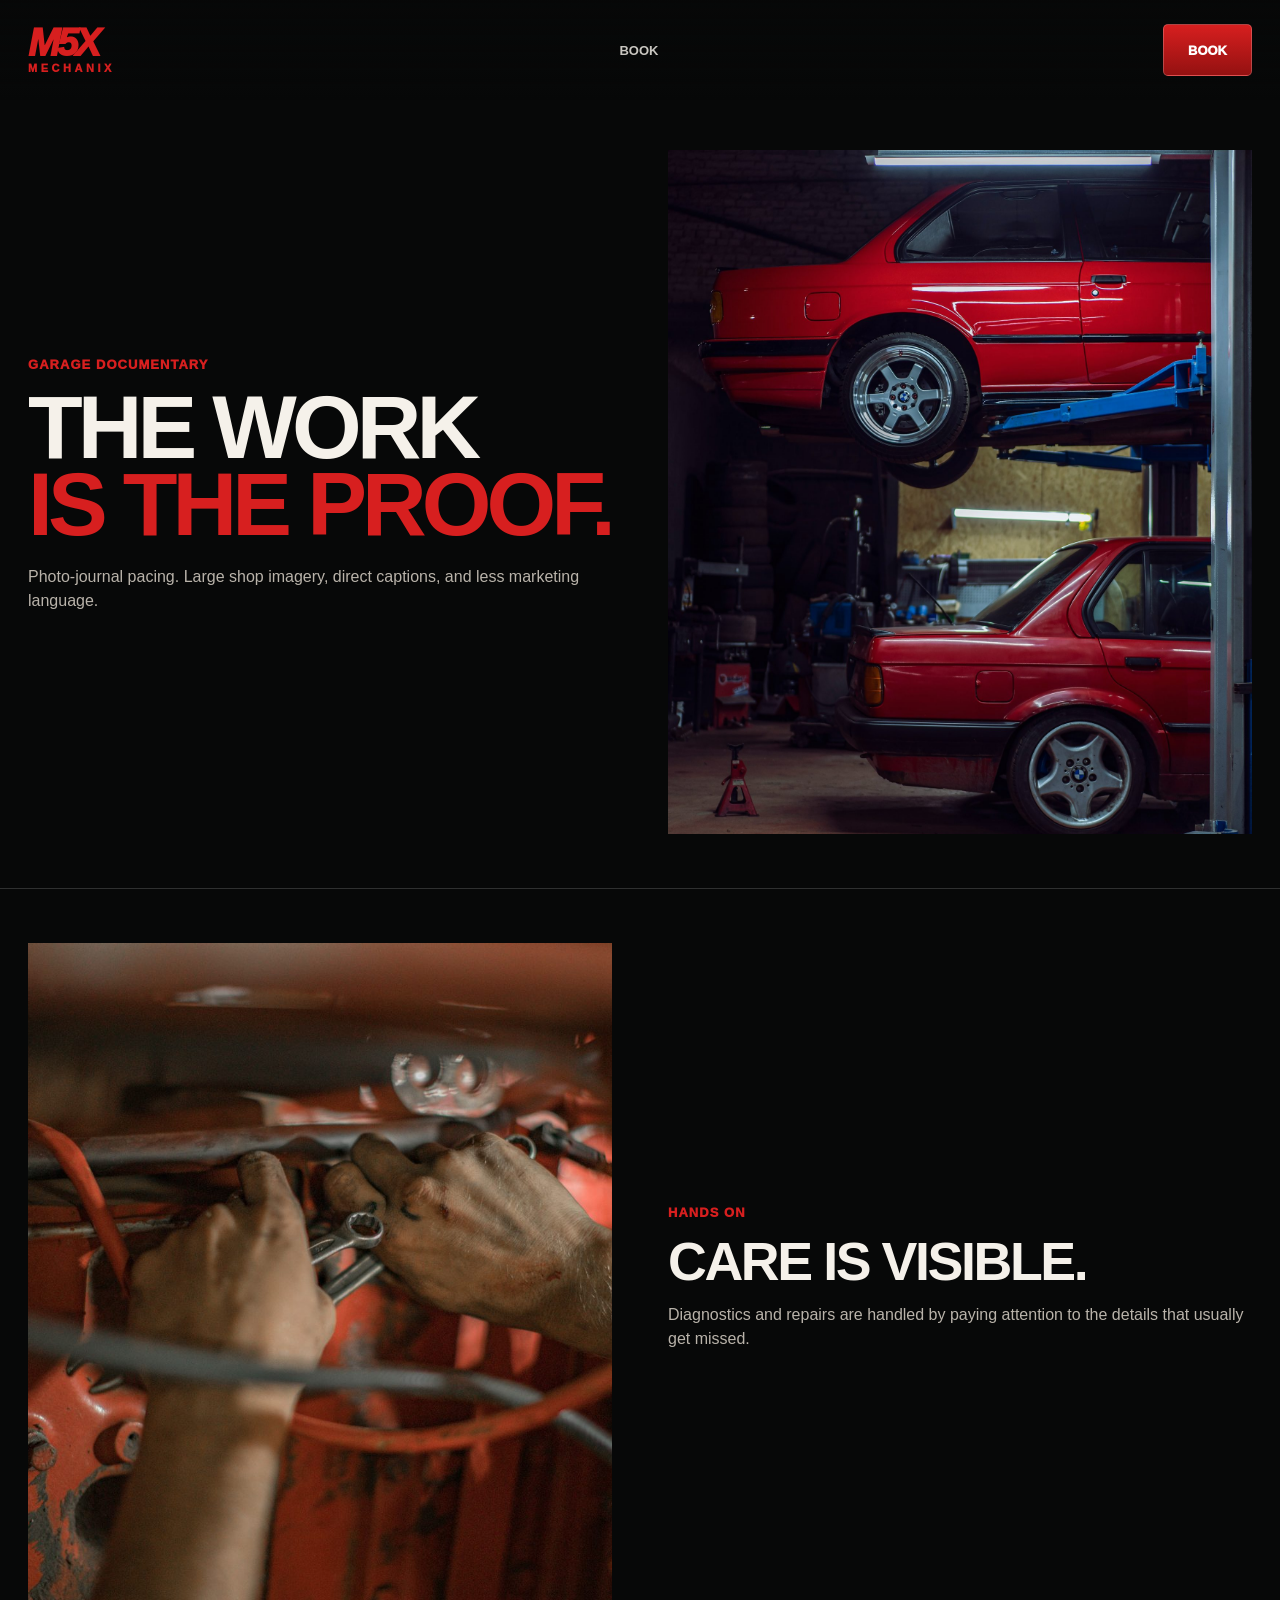
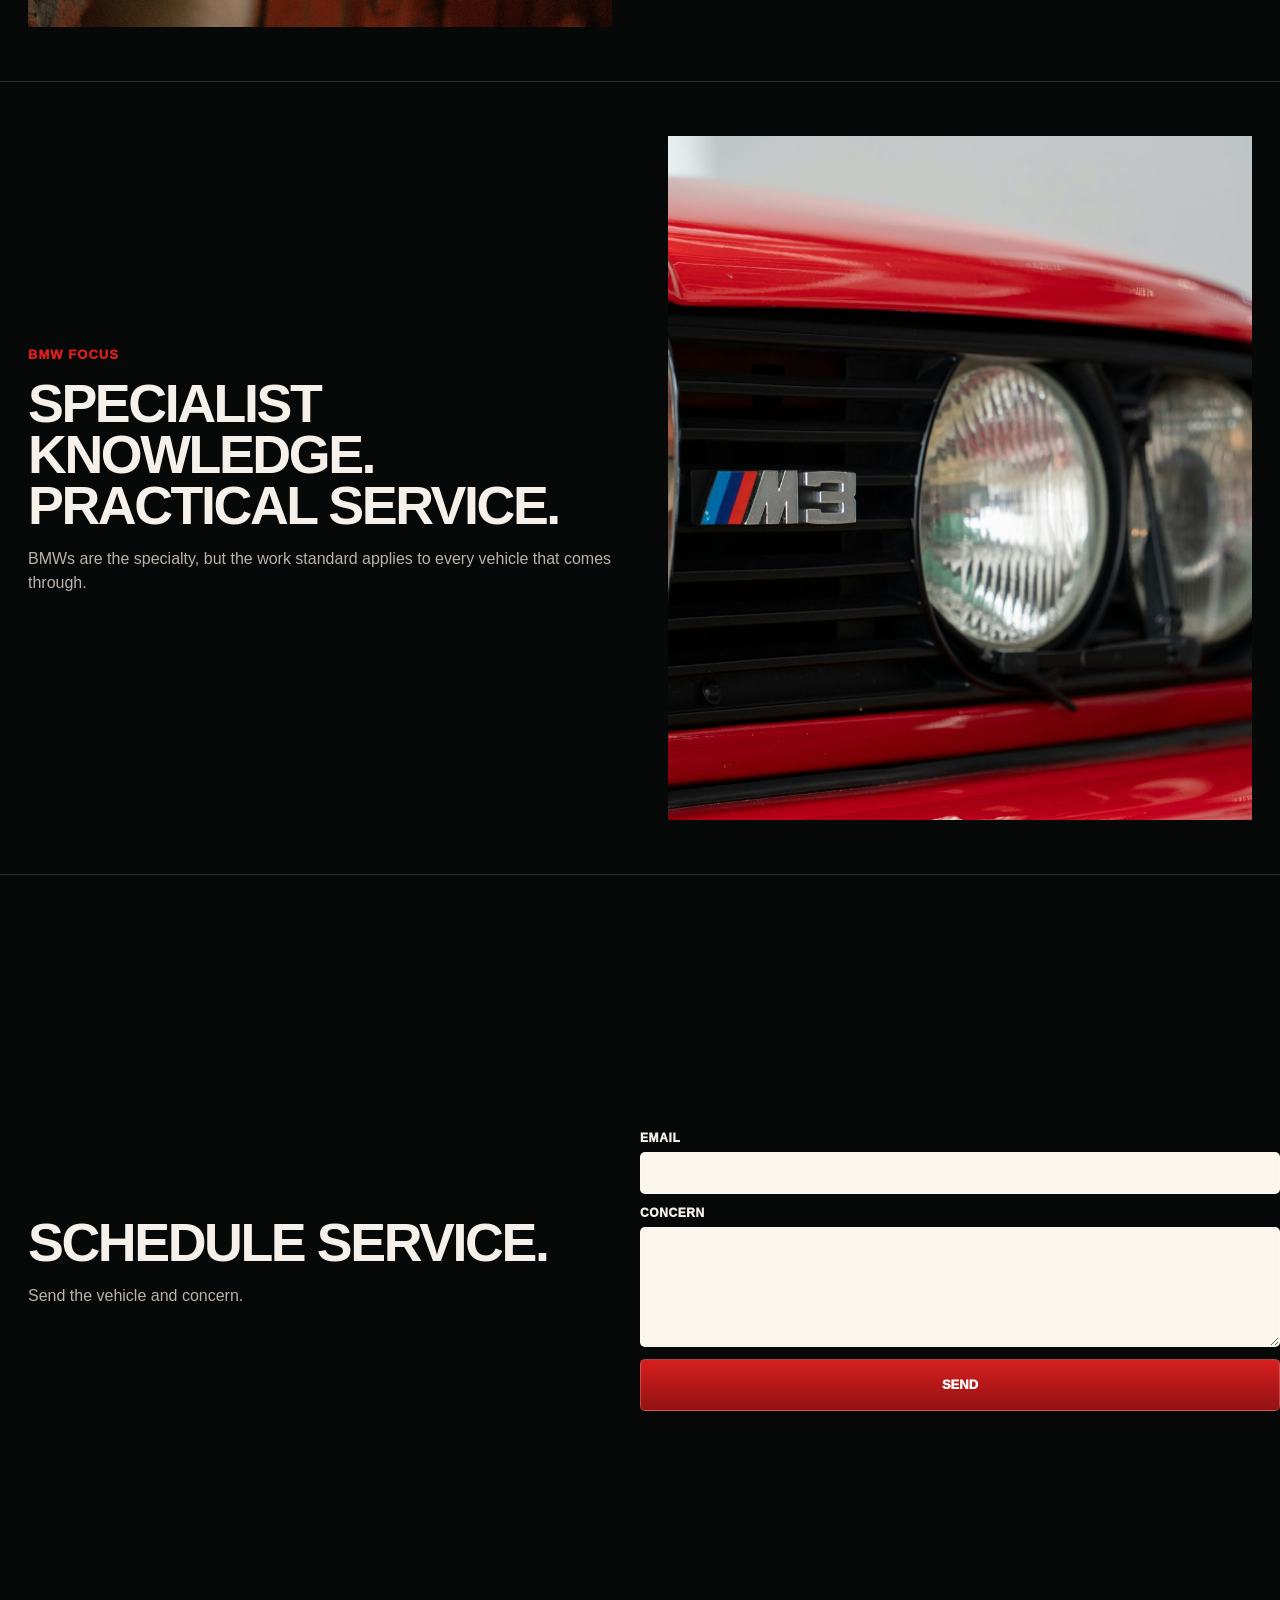
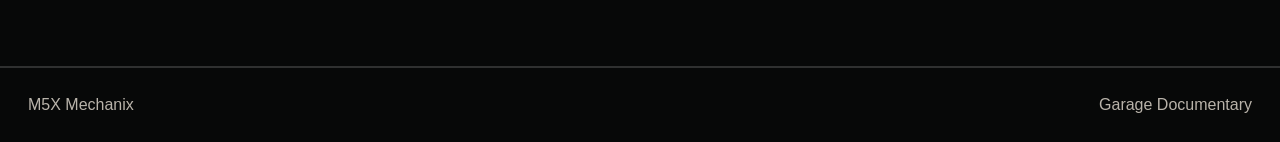
<file: trials/trial04-garage-documentary.html>
<!DOCTYPE html><html lang="en"><head><meta charset="UTF-8"><meta name="viewport" content="width=device-width,initial-scale=1.0"><title>M5X Trial 04 Garage Documentary</title><link rel="stylesheet" href="trial-styles.css"></head><body class="t4"><header class="top"><a class="logo" href="#">M5X<small>MECHANIX</small></a><nav class="nav"><a href="#schedule">Book</a></nav><a class="btn" href="#schedule">Book</a></header><main class="photo-story"><section class="chapter"><div><p class="kicker">Garage documentary</p><h1>The work<br><span class="red">is the proof.</span></h1><p>Photo-journal pacing. Large shop imagery, direct captions, and less marketing language.</p></div><div class="chapter-img"><img src="../Photos/generated/repairshop_hero.jpg" alt="Repair shop"></div></section><section class="chapter"><div><p class="kicker">Hands On</p><h2>Care is visible.</h2><p>Diagnostics and repairs are handled by paying attention to the details that usually get missed.</p></div><div class="chapter-img"><img src="../Photos/generated/technician_hands_hero.jpg" alt="Technician hands"></div></section><section class="chapter"><div><p class="kicker">BMW Focus</p><h2>Specialist knowledge. Practical service.</h2><p>BMWs are the specialty, but the work standard applies to every vehicle that comes through.</p></div><div class="chapter-img"><img src="../Photos/generated/bmw_b_hero.jpg" alt="BMW detail"></div></section><section id="schedule" class="chapter"><div><h2>Schedule service.</h2><p>Send the vehicle and concern.</p></div><form class="form" action="https://formspree.io/f/xaqkabzl" method="POST"><label>Email<input type="email" name="email" required></label><label>Concern<textarea name="concern" required></textarea></label><button class="btn" type="submit">Send</button></form></section></main><footer class="footer"><span>M5X Mechanix</span><span>Garage Documentary</span></footer></body></html>
</file>
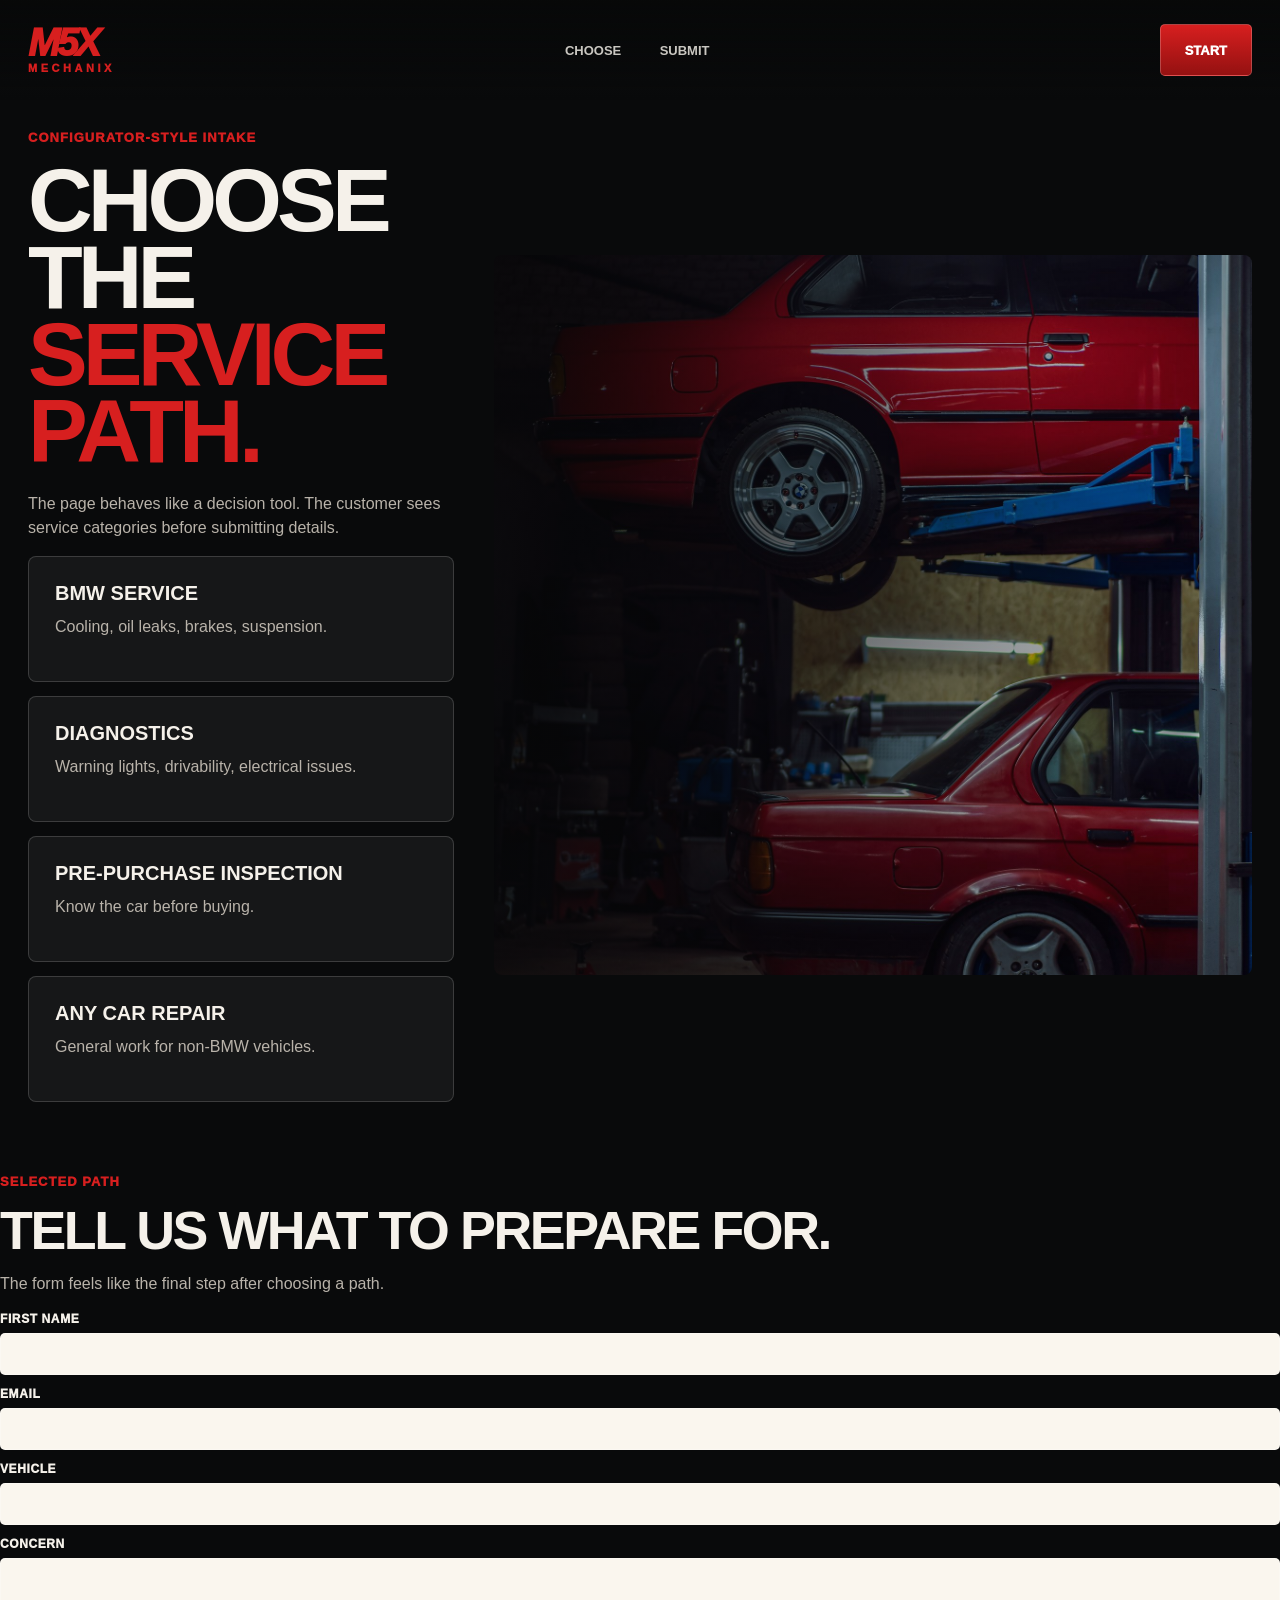
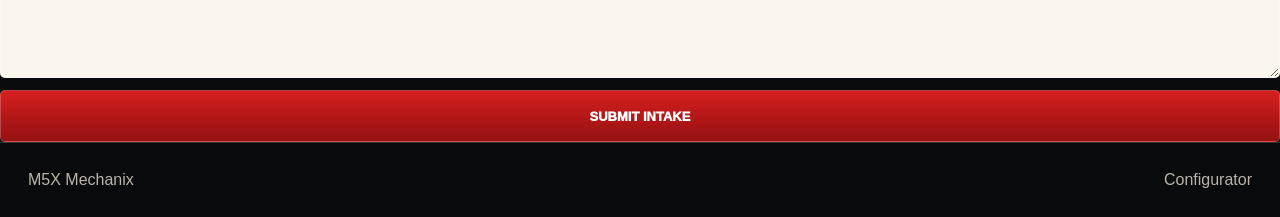
<file: trials/trial05-configurator.html>
<!DOCTYPE html><html lang="en"><head><meta charset="UTF-8"><meta name="viewport" content="width=device-width,initial-scale=1.0"><title>M5X Trial 05 Configurator</title><link rel="stylesheet" href="trial-styles.css"></head><body class="t5"><header class="top"><a class="logo" href="#">M5X<small>MECHANIX</small></a><nav class="nav"><a href="#intake">Choose</a><a href="#schedule">Submit</a></nav><a class="btn" href="#schedule">Start</a></header><main><section class="selector" id="intake"><div><p class="kicker">Configurator-style intake</p><h1>Choose the<br><span class="red">service path.</span></h1><p>The page behaves like a decision tool. The customer sees service categories before submitting details.</p><div class="options"><div class="option"><h3>BMW Service</h3><p>Cooling, oil leaks, brakes, suspension.</p></div><div class="option"><h3>Diagnostics</h3><p>Warning lights, drivability, electrical issues.</p></div><div class="option"><h3>Pre-Purchase Inspection</h3><p>Know the car before buying.</p></div><div class="option"><h3>Any Car Repair</h3><p>General work for non-BMW vehicles.</p></div></div></div><div class="preview"></div></section><section id="schedule" class="section"><div class="contact"><div><p class="kicker">Selected Path</p><h2>Tell us what to prepare for.</h2><p>The form feels like the final step after choosing a path.</p></div><form class="form" action="https://formspree.io/f/xaqkabzl" method="POST"><label>First Name<input name="first_name" required></label><label>Email<input type="email" name="email" required></label><label>Vehicle<input name="model" required></label><label>Concern<textarea name="concern" required></textarea></label><button class="btn" type="submit">Submit Intake</button></form></div></section></main><footer class="footer"><span>M5X Mechanix</span><span>Configurator</span></footer></body></html>
</file>
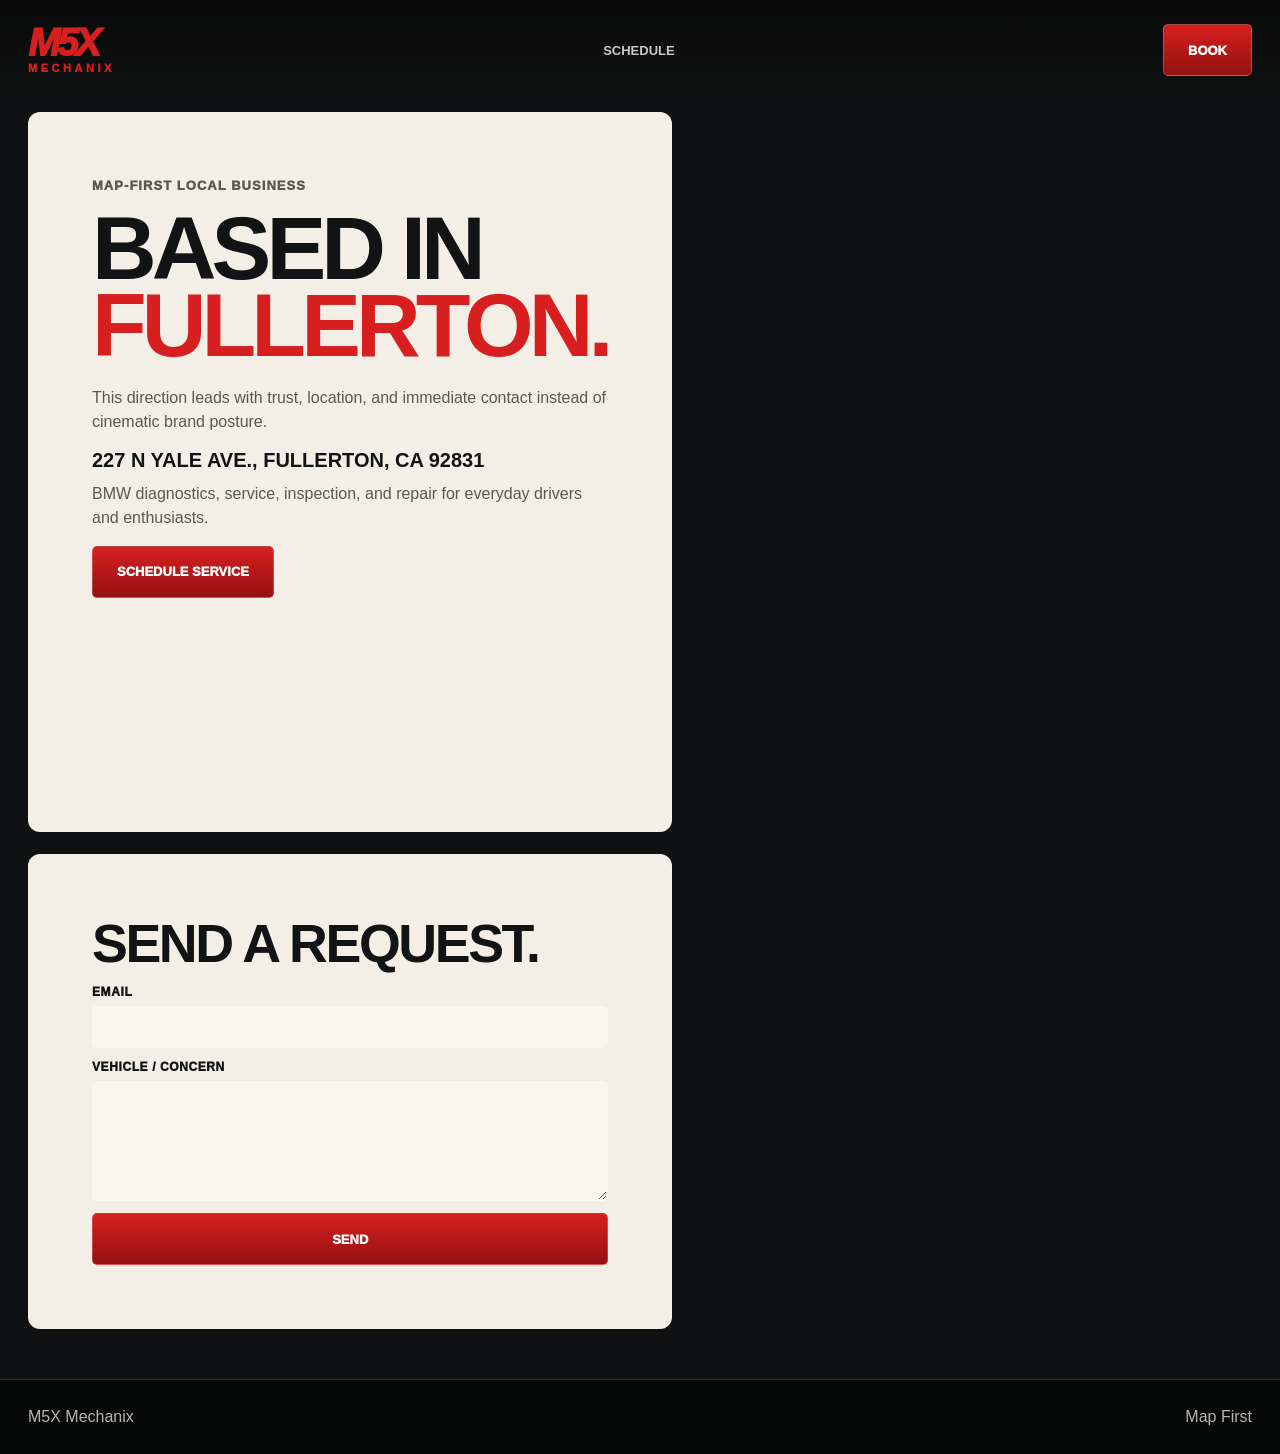
<file: trials/trial06-map-first.html>
<!DOCTYPE html><html lang="en"><head><meta charset="UTF-8"><meta name="viewport" content="width=device-width,initial-scale=1.0"><title>M5X Trial 06 Map First</title><link rel="stylesheet" href="trial-styles.css"></head><body><header class="top"><a class="logo" href="#">M5X<small>MECHANIX</small></a><nav class="nav"><a href="#schedule">Schedule</a></nav><a class="btn" href="#schedule">Book</a></header><main class="t6"><section class="local-card"><p class="kicker">Map-first local business</p><h1>Based in<br><span class="red">Fullerton.</span></h1><p>This direction leads with trust, location, and immediate contact instead of cinematic brand posture.</p><h3>227 N Yale Ave., Fullerton, CA 92831</h3><p>BMW diagnostics, service, inspection, and repair for everyday drivers and enthusiasts.</p><a class="btn" href="#schedule">Schedule Service</a></section><section class="map"><iframe src="https://www.google.com/maps?q=227%20N%20Yale%20Ave%2C%20Fullerton%2C%20CA%2092831&output=embed" title="M5X Mechanix map"></iframe></section><section id="schedule" class="local-card"><h2>Send a request.</h2><form class="form" action="https://formspree.io/f/xaqkabzl" method="POST"><label>Email<input type="email" name="email" required></label><label>Vehicle / Concern<textarea name="concern" required></textarea></label><button class="btn" type="submit">Send</button></form></section></main><footer class="footer"><span>M5X Mechanix</span><span>Map First</span></footer></body></html>
</file>
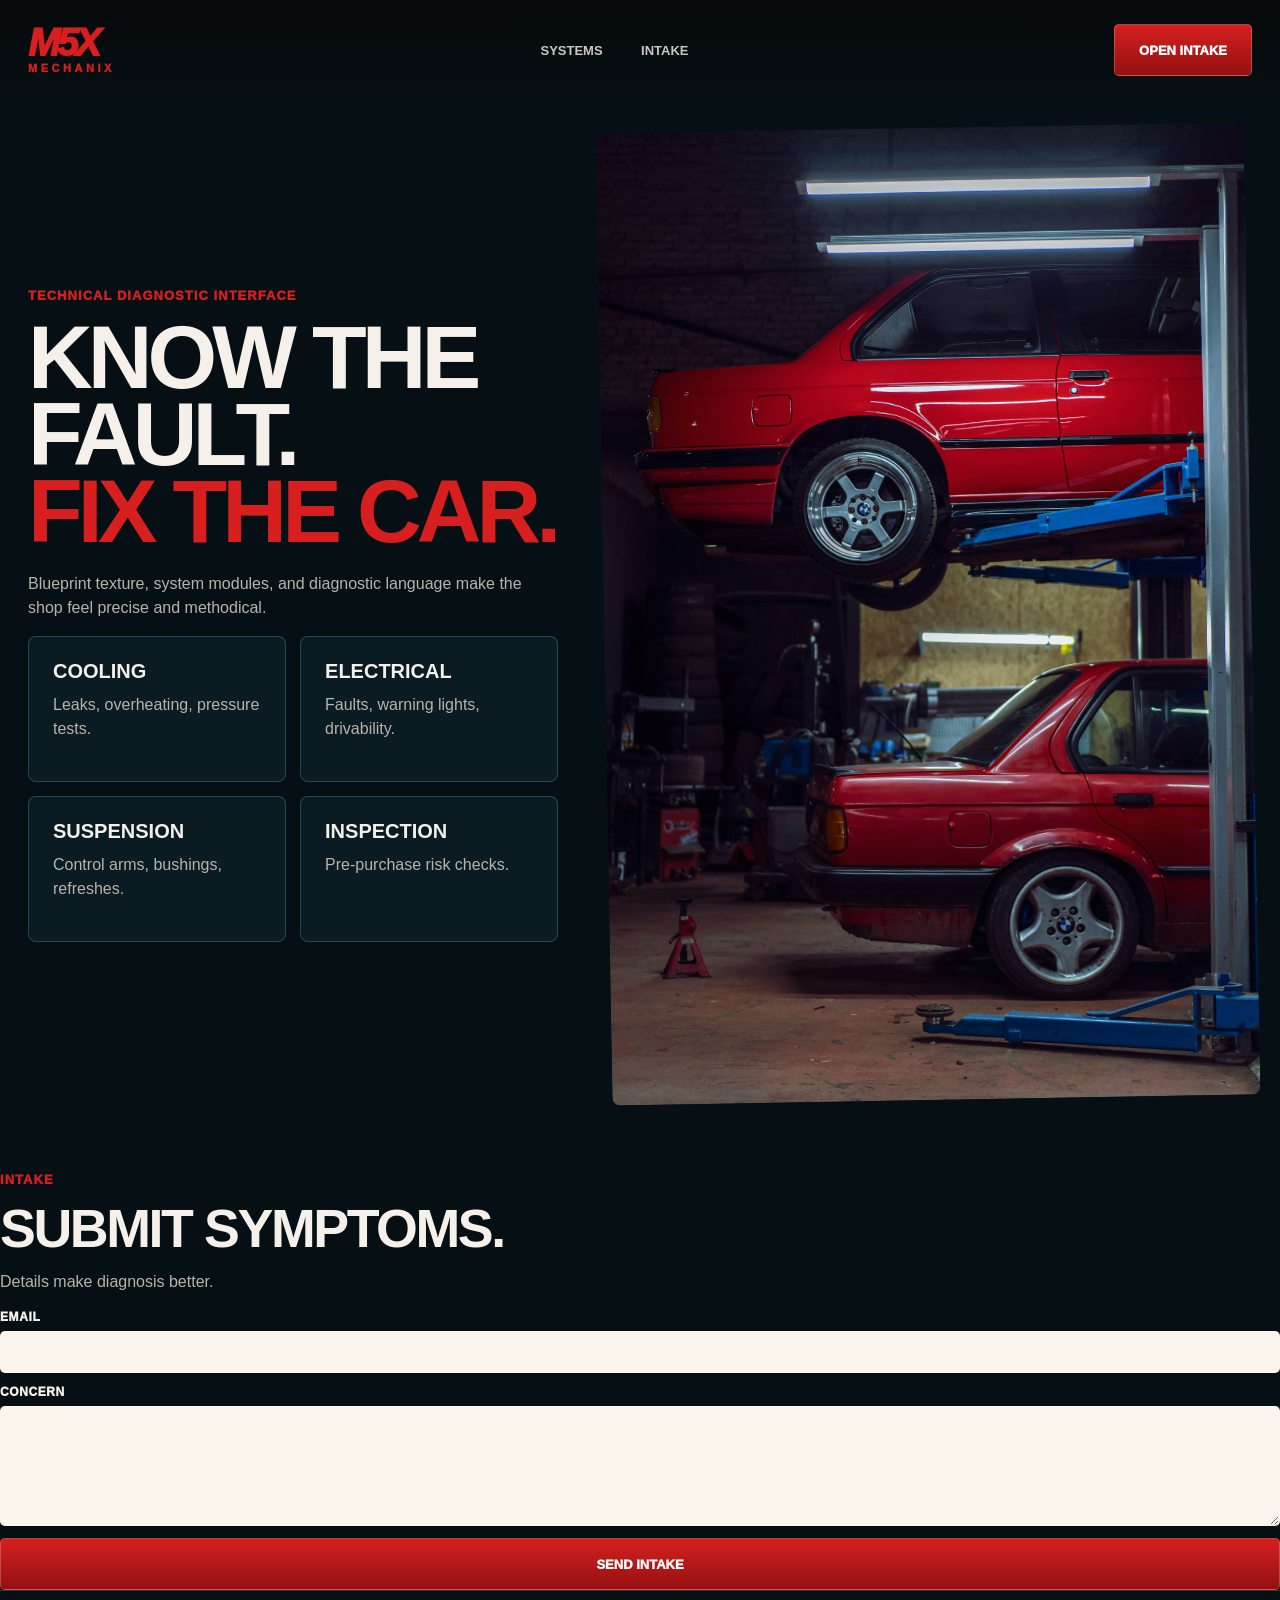
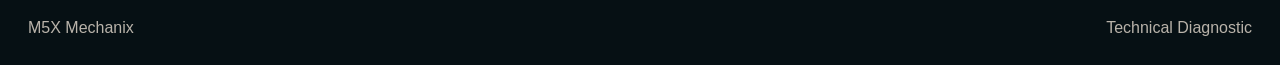
<file: trials/trial07-technical-diagnostic.html>
<!DOCTYPE html><html lang="en"><head><meta charset="UTF-8"><meta name="viewport" content="width=device-width,initial-scale=1.0"><title>M5X Trial 07 Technical Diagnostic</title><link rel="stylesheet" href="trial-styles.css"></head><body class="t7 grid-bg"><header class="top"><a class="logo" href="#">M5X<small>MECHANIX</small></a><nav class="nav"><a href="#systems">Systems</a><a href="#schedule">Intake</a></nav><a class="btn" href="#schedule">Open Intake</a></header><main><section class="diag"><div><p class="kicker">Technical diagnostic interface</p><h1>Know the fault.<br><span class="red">Fix the car.</span></h1><p>Blueprint texture, system modules, and diagnostic language make the shop feel precise and methodical.</p><div id="systems" class="modules"><div class="module"><h3>Cooling</h3><p>Leaks, overheating, pressure tests.</p></div><div class="module"><h3>Electrical</h3><p>Faults, warning lights, drivability.</p></div><div class="module"><h3>Suspension</h3><p>Control arms, bushings, refreshes.</p></div><div class="module"><h3>Inspection</h3><p>Pre-purchase risk checks.</p></div></div></div><div class="diag-img"><img src="../Photos/generated/repairshop_hero.jpg" alt="Repair shop"></div></section><section id="schedule" class="section"><div class="contact"><div><p class="kicker">Intake</p><h2>Submit symptoms.</h2><p>Details make diagnosis better.</p></div><form class="form" action="https://formspree.io/f/xaqkabzl" method="POST"><label>Email<input type="email" name="email" required></label><label>Concern<textarea name="concern" required></textarea></label><button class="btn" type="submit">Send Intake</button></form></div></section></main><footer class="footer"><span>M5X Mechanix</span><span>Technical Diagnostic</span></footer></body></html>
</file>
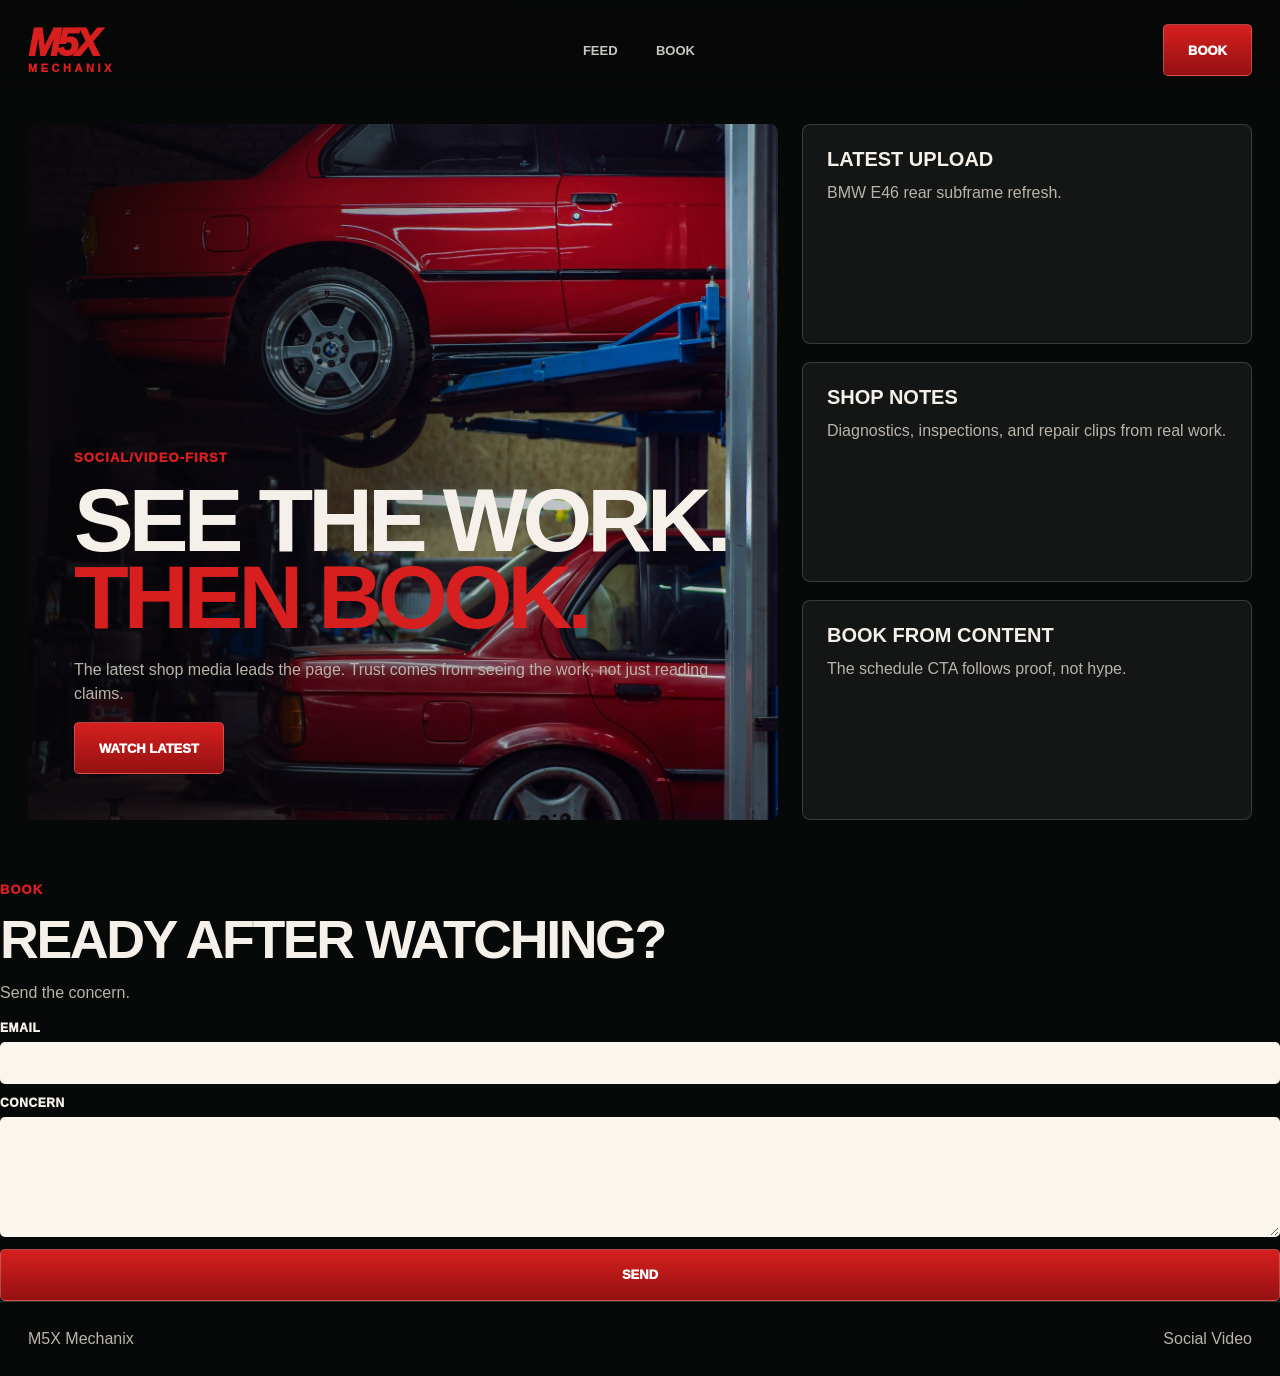
<file: trials/trial08-social-video.html>
<!DOCTYPE html><html lang="en"><head><meta charset="UTF-8"><meta name="viewport" content="width=device-width,initial-scale=1.0"><title>M5X Trial 08 Social Video</title><link rel="stylesheet" href="trial-styles.css"></head><body class="t8"><header class="top"><a class="logo" href="#">M5X<small>MECHANIX</small></a><nav class="nav"><a href="#feed">Feed</a><a href="#schedule">Book</a></nav><a class="btn" href="#schedule">Book</a></header><main><section class="media-hero" id="feed"><div class="video-main"><div><p class="kicker">Social/video-first</p><h1>See the work.<br><span class="red">Then book.</span></h1><p>The latest shop media leads the page. Trust comes from seeing the work, not just reading claims.</p><a class="btn" href="https://www.youtube.com/shorts/j3bNRM63DcQ">Watch Latest</a></div></div><aside class="feed"><div class="feed-card"><h3>Latest Upload</h3><p>BMW E46 rear subframe refresh.</p></div><div class="feed-card"><h3>Shop Notes</h3><p>Diagnostics, inspections, and repair clips from real work.</p></div><div class="feed-card"><h3>Book From Content</h3><p>The schedule CTA follows proof, not hype.</p></div></aside></section><section id="schedule" class="section"><div class="contact"><div><p class="kicker">Book</p><h2>Ready after watching?</h2><p>Send the concern.</p></div><form class="form" action="https://formspree.io/f/xaqkabzl" method="POST"><label>Email<input type="email" name="email" required></label><label>Concern<textarea name="concern" required></textarea></label><button class="btn" type="submit">Send</button></form></div></section></main><footer class="footer"><span>M5X Mechanix</span><span>Social Video</span></footer></body></html>
</file>
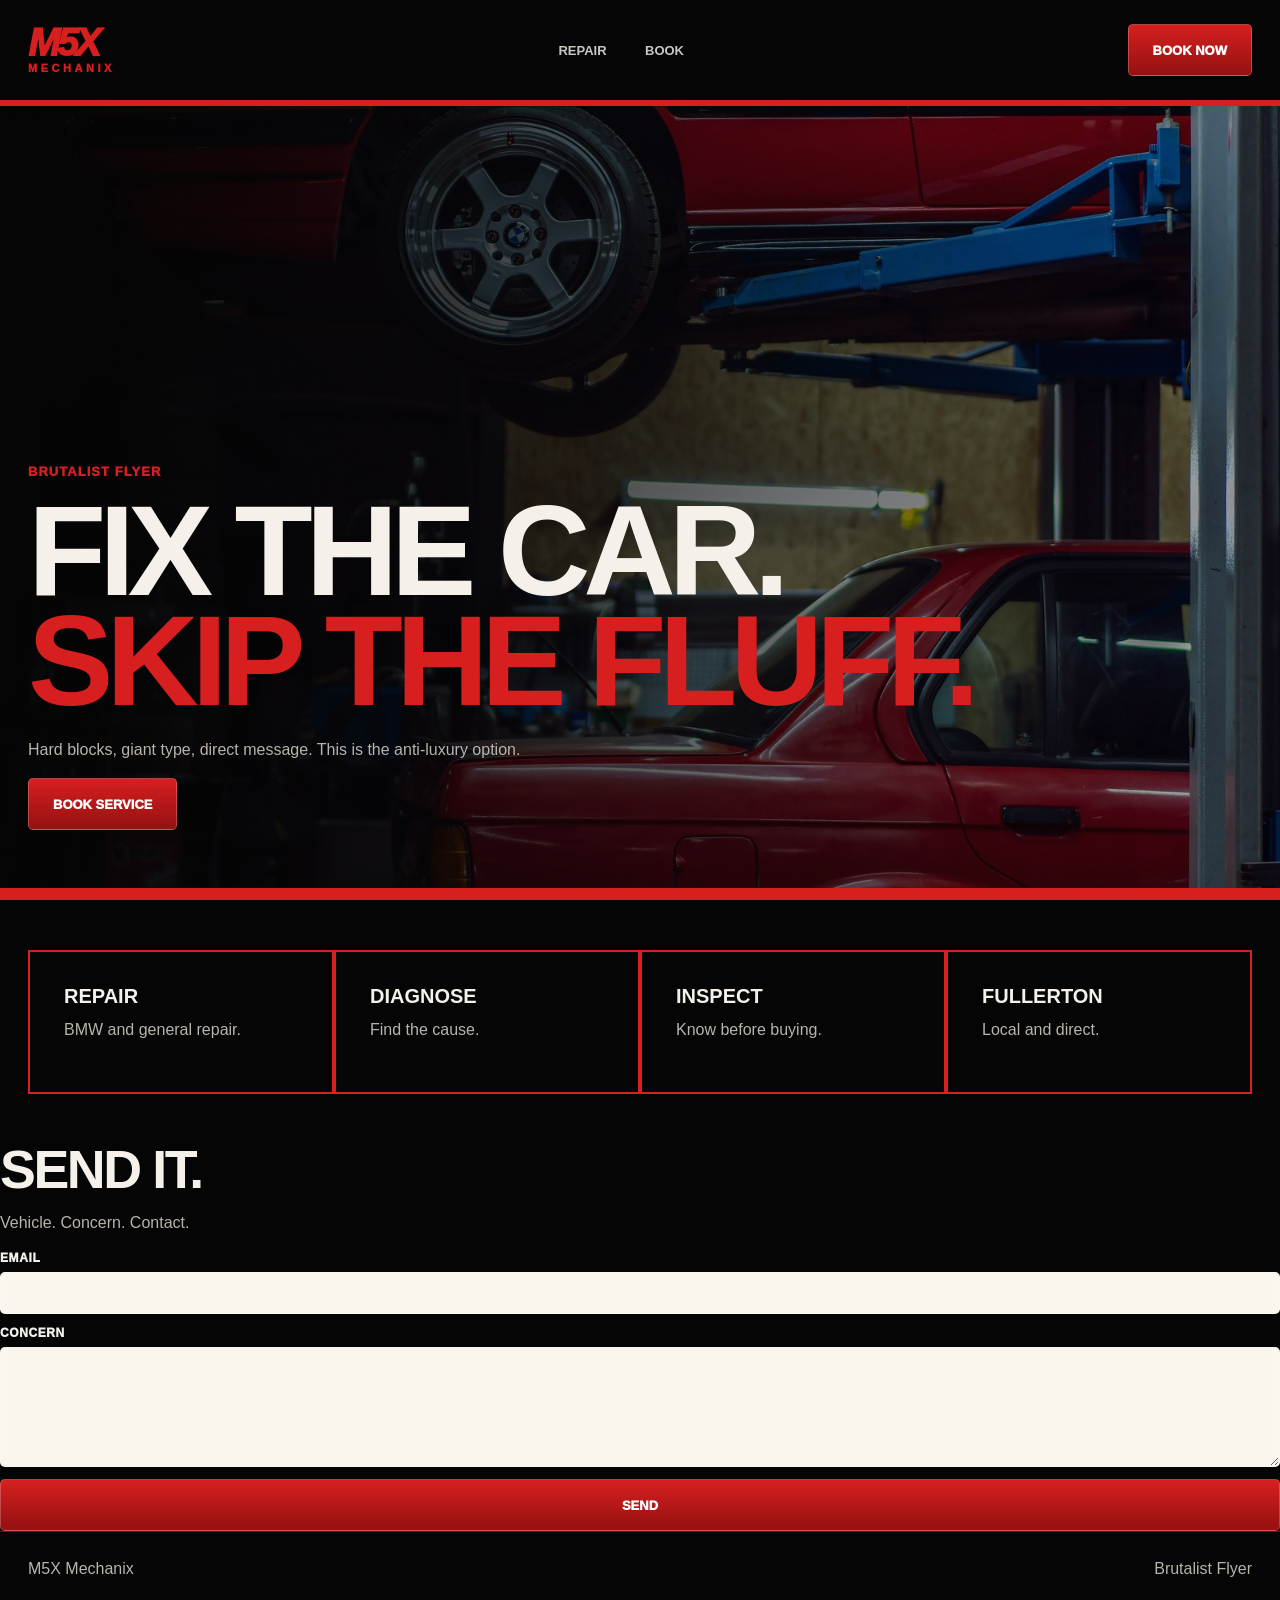
<file: trials/trial09-brutalist-flyer.html>
<!DOCTYPE html><html lang="en"><head><meta charset="UTF-8"><meta name="viewport" content="width=device-width,initial-scale=1.0"><title>M5X Trial 09 Brutalist Flyer</title><link rel="stylesheet" href="trial-styles.css"></head><body class="t9"><header class="top"><a class="logo" href="#">M5X<small>MECHANIX</small></a><nav class="nav"><a href="#services">Repair</a><a href="#schedule">Book</a></nav><a class="btn" href="#schedule">Book Now</a></header><main><section class="poster"><div><p class="kicker">Brutalist flyer</p><h1>Fix the car.<br><span class="red">Skip the fluff.</span></h1><p>Hard blocks, giant type, direct message. This is the anti-luxury option.</p><a class="btn" href="#schedule">Book Service</a></div></section><section id="services" class="hard-grid"><div><h3>Repair</h3><p>BMW and general repair.</p></div><div><h3>Diagnose</h3><p>Find the cause.</p></div><div><h3>Inspect</h3><p>Know before buying.</p></div><div><h3>Fullerton</h3><p>Local and direct.</p></div></section><section id="schedule" class="section"><div class="contact"><div><h2>Send it.</h2><p>Vehicle. Concern. Contact.</p></div><form class="form" action="https://formspree.io/f/xaqkabzl" method="POST"><label>Email<input type="email" name="email" required></label><label>Concern<textarea name="concern" required></textarea></label><button class="btn" type="submit">Send</button></form></div></section></main><footer class="footer"><span>M5X Mechanix</span><span>Brutalist Flyer</span></footer></body></html>
</file>
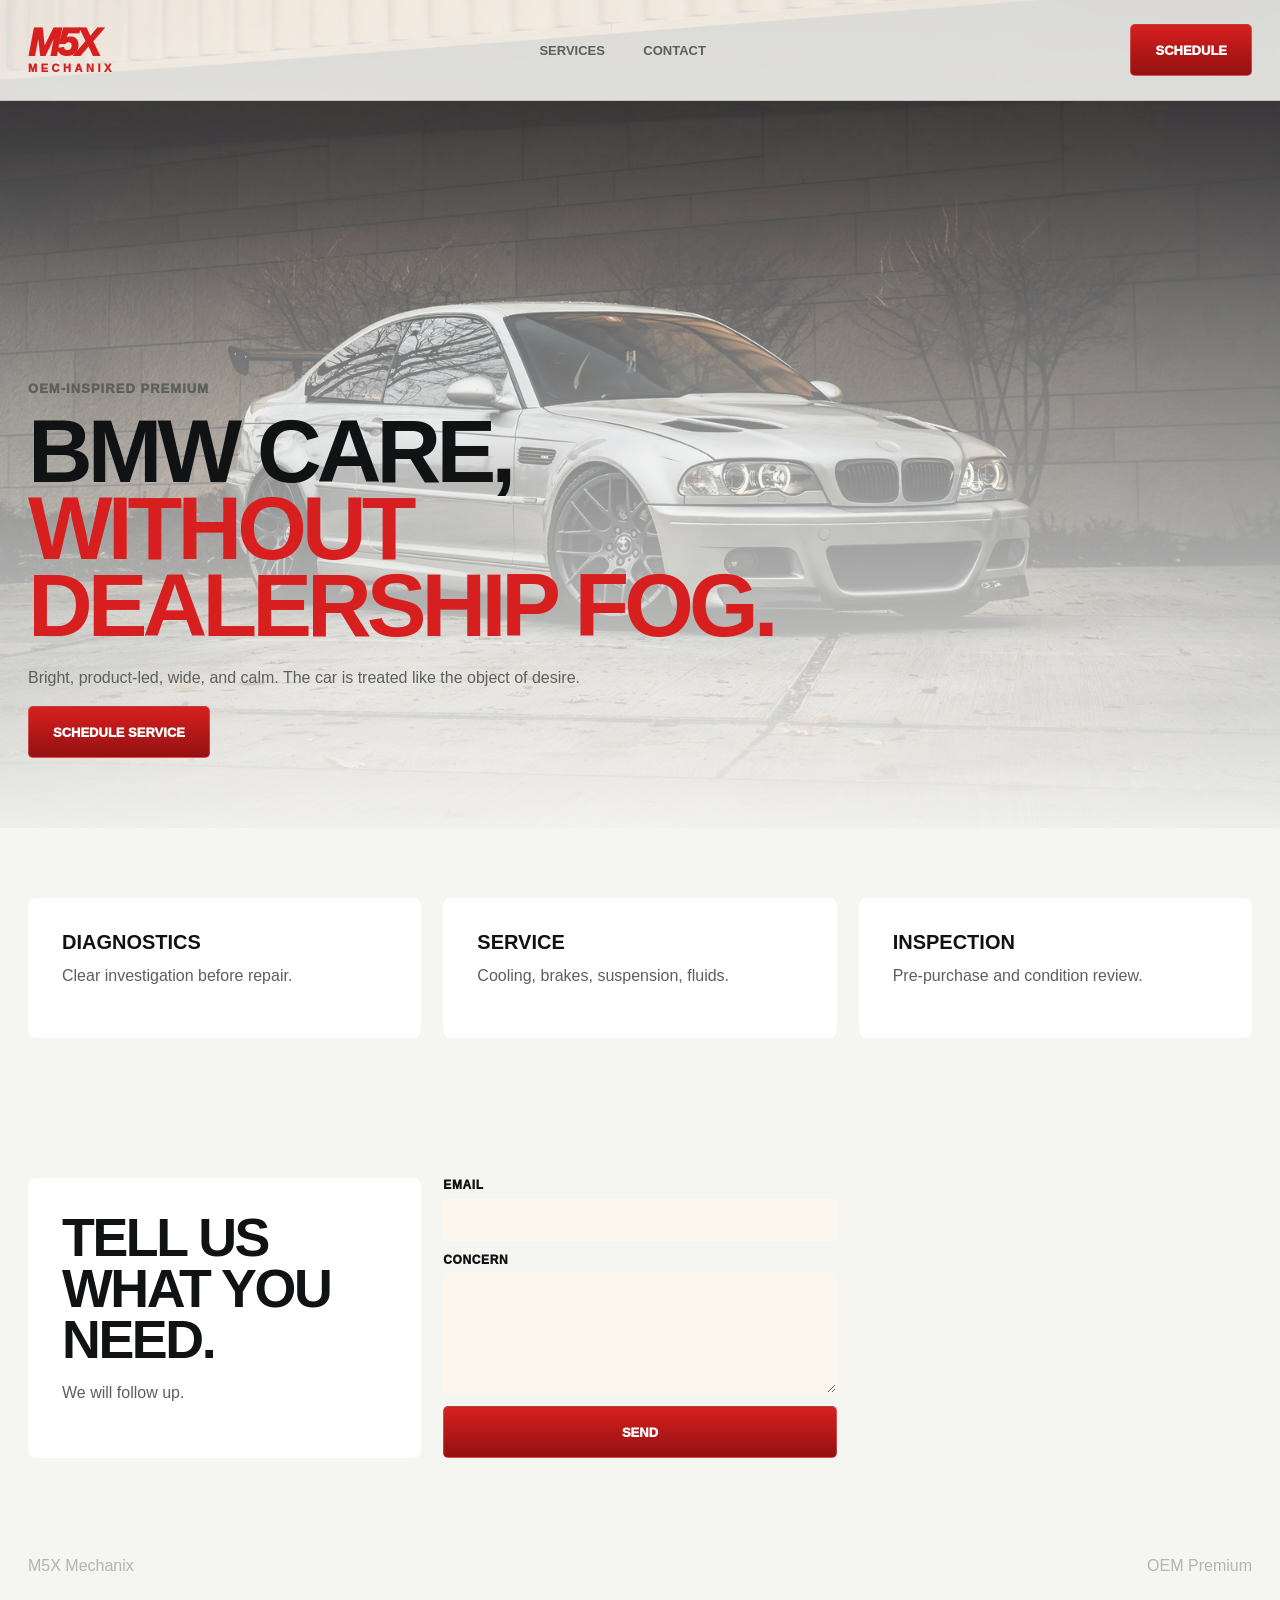
<file: trials/trial10-oem-premium.html>
<!DOCTYPE html><html lang="en"><head><meta charset="UTF-8"><meta name="viewport" content="width=device-width,initial-scale=1.0"><title>M5X Trial 10 OEM Premium</title><link rel="stylesheet" href="trial-styles.css"></head><body class="t10"><header class="top"><a class="logo" href="#">M5X<small>MECHANIX</small></a><nav class="nav"><a href="#features">Services</a><a href="#schedule">Contact</a></nav><a class="btn" href="#schedule">Schedule</a></header><main><section class="product"><div class="product-copy"><p class="kicker">OEM-inspired premium</p><h1>BMW care,<br><span class="red">without dealership fog.</span></h1><p>Bright, product-led, wide, and calm. The car is treated like the object of desire.</p><a class="btn" href="#schedule">Schedule Service</a></div></section><section id="features" class="features"><div><h3>Diagnostics</h3><p>Clear investigation before repair.</p></div><div><h3>Service</h3><p>Cooling, brakes, suspension, fluids.</p></div><div><h3>Inspection</h3><p>Pre-purchase and condition review.</p></div></section><section id="schedule" class="features"><div><h2>Tell us what you need.</h2><p>We will follow up.</p></div><form class="form" action="https://formspree.io/f/xaqkabzl" method="POST"><label>Email<input type="email" name="email" required></label><label>Concern<textarea name="concern" required></textarea></label><button class="btn" type="submit">Send</button></form></section></main><footer class="footer"><span>M5X Mechanix</span><span>OEM Premium</span></footer></body></html>
</file>
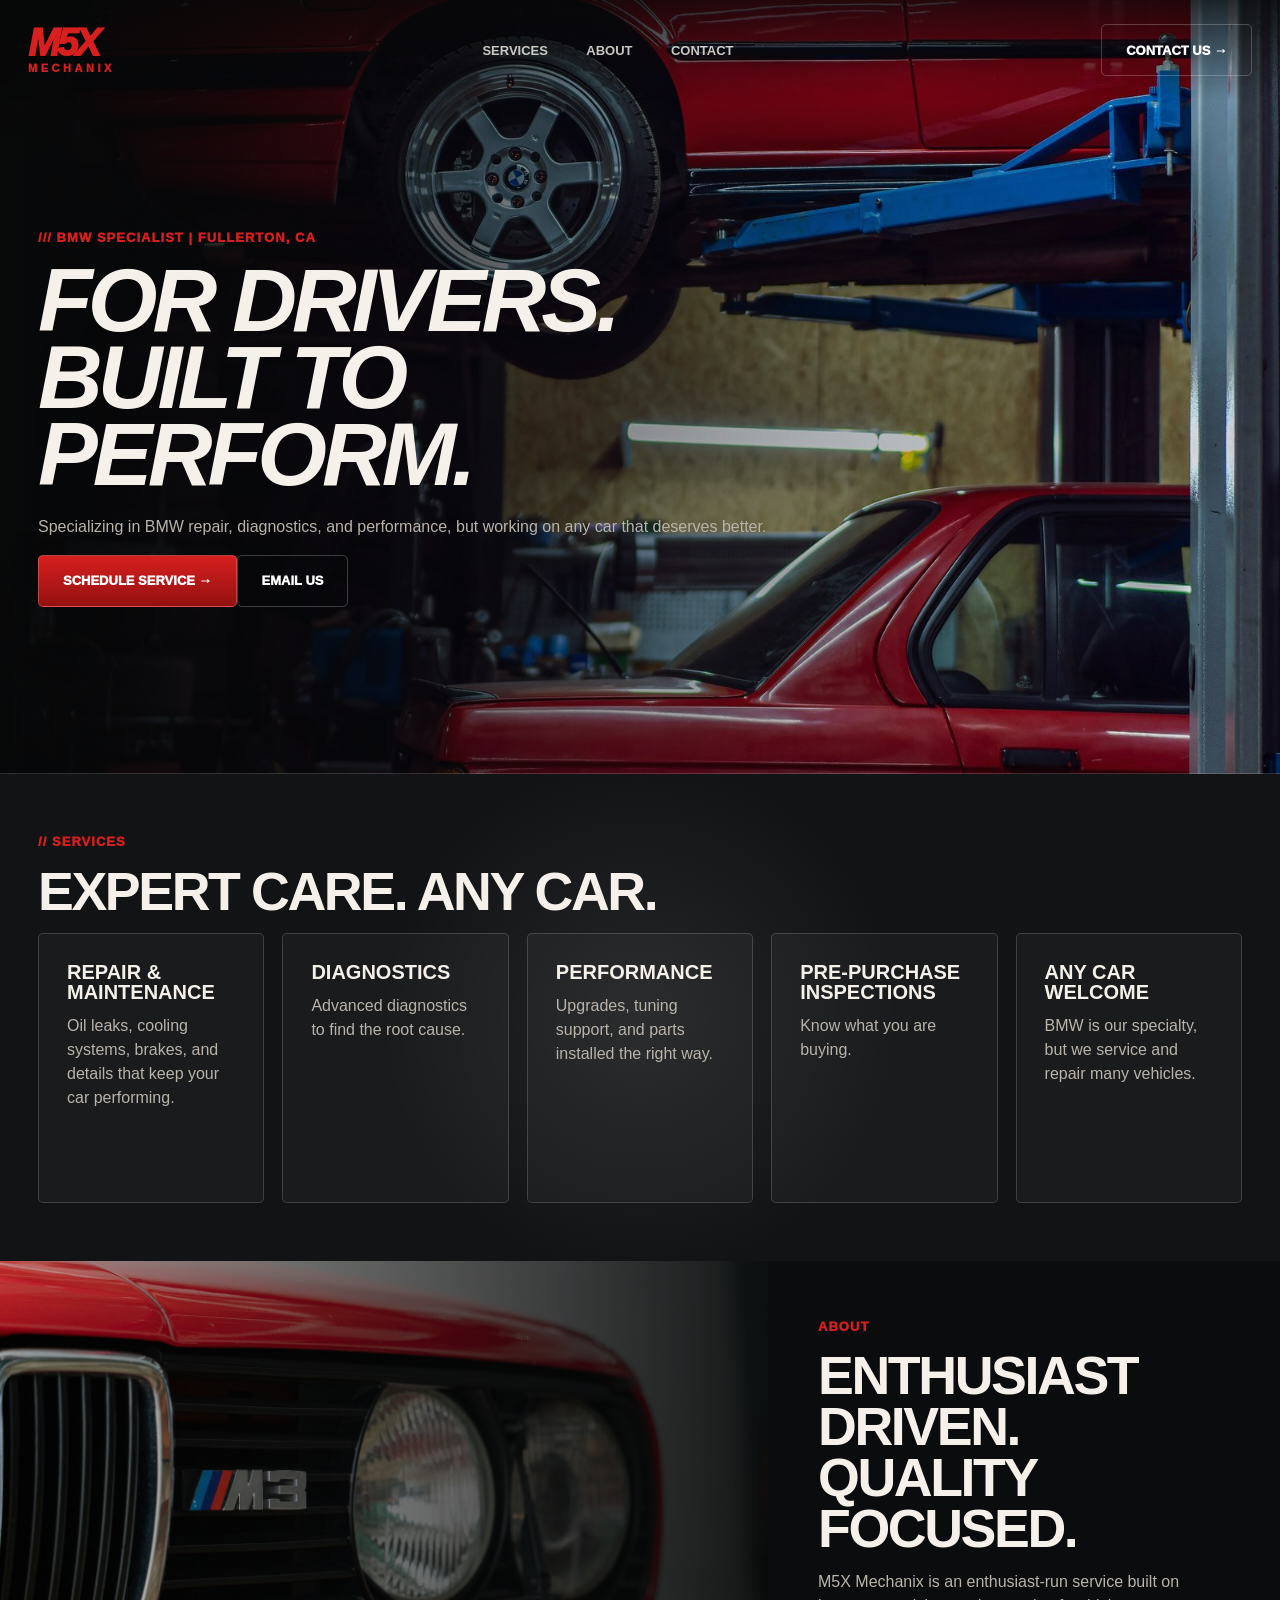
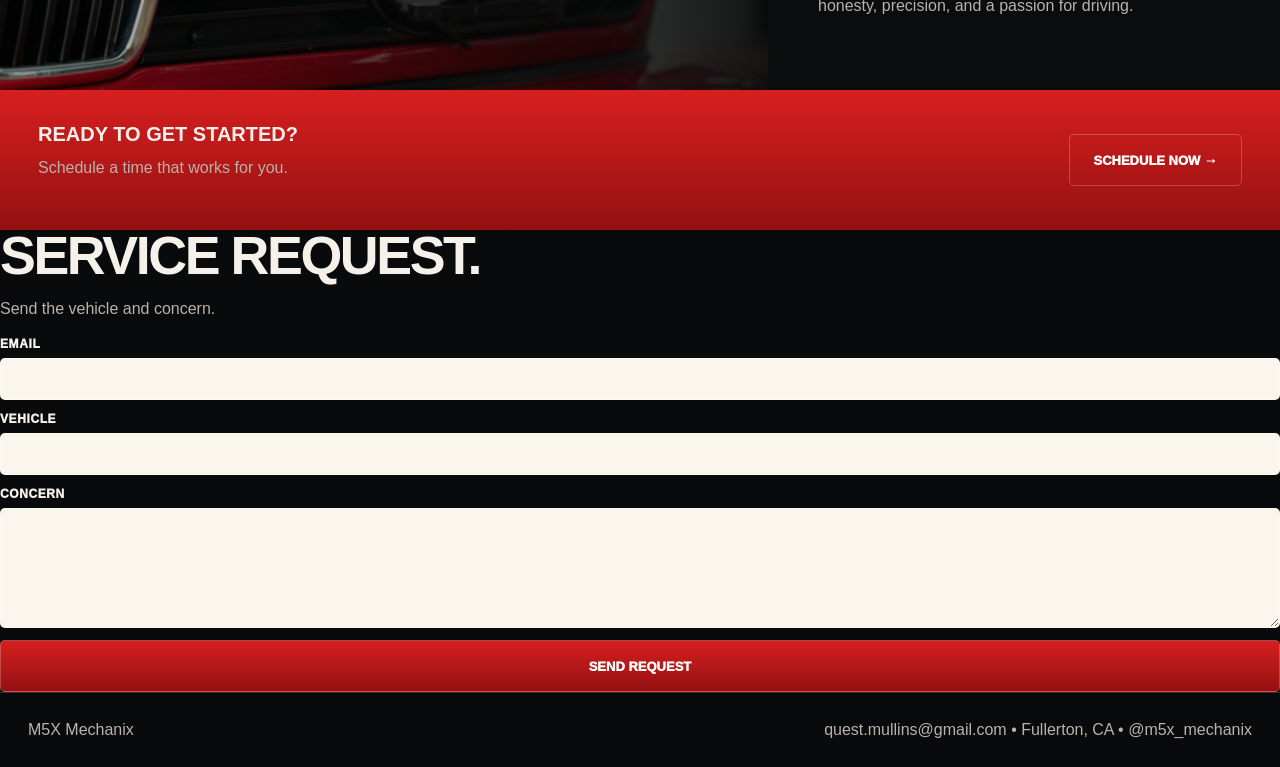
<file: trials/trial11-reference-performance.html>
<!DOCTYPE html><html lang="en"><head><meta charset="UTF-8"><meta name="viewport" content="width=device-width,initial-scale=1.0"><title>M5X Trial 11 Reference Performance</title><link rel="stylesheet" href="trial-styles.css"></head><body class="t11"><header class="top"><a class="logo" href="#">M5X<small>MECHANIX</small></a><nav class="nav"><a href="#services">Services</a><a href="#about">About</a><a href="#schedule">Contact</a></nav><a class="btn ghost" href="#schedule">Contact Us →</a></header><main><section class="hero-ref"><div><p class="kicker"><span class="slash">///</span> BMW specialist | Fullerton, CA</p><h1>For drivers.<br>Built to<br><span>perform.</span></h1><p>Specializing in BMW repair, diagnostics, and performance, but working on any car that deserves better.</p><div class="actions"><a class="btn" href="#schedule">Schedule Service →</a><a class="btn ghost" href="mailto:quest.mullins@gmail.com">Email Us</a></div></div></section><section id="services" class="service-band"><div class="head"><p class="kicker">// Services</p><h2>Expert care. Any car.</h2></div><div class="service-five"><article><h3>Repair & Maintenance</h3><p>Oil leaks, cooling systems, brakes, and details that keep your car performing.</p></article><article><h3>Diagnostics</h3><p>Advanced diagnostics to find the root cause.</p></article><article><h3>Performance</h3><p>Upgrades, tuning support, and parts installed the right way.</p></article><article><h3>Pre-Purchase Inspections</h3><p>Know what you are buying.</p></article><article><h3>Any Car Welcome</h3><p>BMW is our specialty, but we service and repair many vehicles.</p></article></div></section><section id="about" class="about-ref"><div class="image"></div><div class="text"><p class="kicker">About</p><h2>Enthusiast driven. Quality focused.</h2><p>M5X Mechanix is an enthusiast-run service built on honesty, precision, and a passion for driving.</p></div></section><section id="schedule" class="cta-ref"><div><h3>Ready to get started?</h3><p>Schedule a time that works for you.</p></div><a class="btn ghost" href="#form">Schedule Now →</a></section><section id="form" class="section"><div class="contact"><div><h2>Service request.</h2><p>Send the vehicle and concern.</p></div><form class="form" action="https://formspree.io/f/xaqkabzl" method="POST"><label>Email<input type="email" name="email" required></label><label>Vehicle<input name="model" required></label><label>Concern<textarea name="concern" required></textarea></label><button class="btn" type="submit">Send Request</button></form></div></section></main><footer class="footer"><span>M5X Mechanix</span><span>quest.mullins@gmail.com • Fullerton, CA • @m5x_mechanix</span></footer></body></html>
</file>
<file: trials/trial-styles.css>
:root {
  --red: #d71f1f;
  --dark-red: #941111;
  --black: #070808;
  --ink: #f5f1ea;
  --muted: #b9b3aa;
  --line: rgba(255,255,255,.16);
  --paper: #f3efe6;
  --paper-ink: #111315;
  --max: min(1500px, calc(100vw - 56px));
}

* { box-sizing: border-box; }
html { scroll-behavior: smooth; }
body { margin: 0; font-family: Arial, Helvetica, sans-serif; background: var(--black); color: var(--ink); }
a { color: inherit; text-decoration: none; }
button, input, textarea { font: inherit; }
img { display: block; width: 100%; height: 100%; object-fit: cover; }

.logo { color: var(--red); font-size: clamp(36px, 3vw, 70px); font-style: italic; font-weight: 950; line-height: .82; letter-spacing: -.08em; }
.logo small { display: block; margin-top: 6px; color: currentColor; font-size: 11px; font-style: normal; letter-spacing: .32em; }
.kicker { margin: 0 0 14px; color: var(--red); font-size: 13px; font-weight: 950; letter-spacing: .08em; text-transform: uppercase; }
h1, h2, h3, p { margin-top: 0; }
h1 { margin-bottom: 22px; font-size: clamp(58px, 7vw, 150px); line-height: .86; letter-spacing: -.055em; text-transform: uppercase; }
h2 { margin-bottom: 16px; font-size: clamp(38px, 4.2vw, 86px); line-height: .95; letter-spacing: -.045em; text-transform: uppercase; }
h3 { margin-bottom: 12px; font-size: clamp(20px, 1.5vw, 30px); line-height: 1; text-transform: uppercase; }
p { color: var(--muted); font-size: clamp(16px, 1.05vw, 21px); line-height: 1.5; }
.red { color: var(--red); }
.btn { display: inline-flex; align-items: center; justify-content: center; min-height: 52px; padding: 0 24px; border: 1px solid rgba(255,255,255,.22); border-radius: 5px; background: linear-gradient(180deg, var(--red), var(--dark-red)); color: white; font-size: 13px; font-weight: 950; text-transform: uppercase; cursor: pointer; }
.btn.ghost { background: transparent; }
.top { position: fixed; inset: 0 0 auto; z-index: 10; display: grid; grid-template-columns: auto 1fr auto; align-items: center; gap: 28px; padding: 24px max(28px, calc((100vw - var(--max))/2)); background: linear-gradient(180deg, rgba(7,8,8,.78), transparent); }
.nav { justify-self: center; display: flex; gap: clamp(18px, 3vw, 56px); color: rgba(245,241,234,.82); font-size: 13px; font-weight: 900; text-transform: uppercase; }
.form { display: grid; gap: 12px; }
.form label { display: grid; gap: 7px; font-size: 12px; font-weight: 950; letter-spacing: .05em; text-transform: uppercase; }
.form input, .form textarea { width: 100%; padding: 13px 14px; border: 1px solid rgba(255,255,255,.22); border-radius: 5px; background: #faf6ee; color: #111315; }
.form textarea { min-height: 120px; resize: vertical; }
.footer { padding: 28px max(28px, calc((100vw - var(--max))/2)); display: flex; justify-content: space-between; gap: 24px; color: var(--muted); border-top: 1px solid var(--line); }
.grid-bg { background-image: linear-gradient(rgba(255,255,255,.045) 1px, transparent 1px), linear-gradient(90deg, rgba(255,255,255,.045) 1px, transparent 1px); background-size: 42px 42px; }

.t1 { min-height: 100vh; padding: 112px max(28px, calc((100vw - var(--max))/2)) 30px; display: grid; grid-template-columns: 1.1fr .9fr; grid-template-rows: 1fr auto; gap: 18px; background: radial-gradient(circle at 82% 20%, rgba(215,31,31,.17), transparent 28%), var(--black); }
.t1 .hero-panel { min-height: 580px; padding: clamp(36px, 5vw, 78px); display: flex; align-items: end; border-radius: 8px; background: linear-gradient(90deg, rgba(7,8,8,.92), rgba(7,8,8,.38)), url("../Photos/generated/repairshop_hero.jpg") center/cover; }
.t1 .side { display: grid; grid-template-rows: 1fr 1fr; gap: 18px; }
.t1 .box { padding: 28px; border: 1px solid var(--line); border-radius: 8px; background: rgba(255,255,255,.055); }
.t1 .service-strip { grid-column: 1 / -1; display: grid; grid-template-columns: repeat(4,1fr); gap: 18px; }

.t2 { background: #0a0b0c; }
.t2 .feature { min-height: 88vh; padding: 132px max(28px, calc((100vw - var(--max))/2)) 70px; display: grid; grid-template-columns: .8fr 1.2fr; gap: 50px; align-items: end; }
.t2 .feature-img { min-height: 70vh; border-radius: 8px; overflow: hidden; }
.t2 .article { max-width: var(--max); margin: 0 auto; padding: 80px 28px; display: grid; grid-template-columns: 1fr 1fr; gap: 70px; border-top: 1px solid var(--line); }
.t2 blockquote { margin: 0; color: var(--ink); font-size: clamp(34px, 4vw, 78px); line-height: 1; letter-spacing: -.04em; text-transform: uppercase; }

.t3 { background: var(--paper); color: var(--paper-ink); }
.t3 .top { color: var(--paper-ink); background: rgba(243,239,230,.92); border-bottom: 1px solid rgba(17,19,21,.12); }
.t3 .nav, .t3 p { color: #5b5851; }
.t3 .hero { min-height: 90vh; padding: 128px max(28px, calc((100vw - var(--max))/2)) 70px; display: grid; grid-template-columns: .82fr 1.18fr; gap: 58px; align-items: center; }
.t3 .hero-img { height: 72vh; border-radius: 18px; overflow: hidden; }
.t3 .cards { max-width: var(--max); margin: 0 auto; padding: 80px 28px; display: grid; grid-template-columns: repeat(3,1fr); gap: 18px; }
.t3 .card { padding: 32px; background: white; border-radius: 18px; }

.t4 .photo-story { padding-top: 96px; }
.t4 .chapter { min-height: 88vh; display: grid; grid-template-columns: 1fr 1fr; align-items: center; border-bottom: 1px solid var(--line); }
.t4 .chapter > div { padding: 54px max(28px, calc((100vw - var(--max))/2)); }
.t4 .chapter-img { height: 88vh; min-height: 520px; }
.t4 .chapter:nth-child(even) .chapter-img { order: -1; }

.t5 { background: #090a0b; }
.t5 .selector { min-height: 100vh; padding: 128px max(28px, calc((100vw - var(--max))/2)) 70px; display: grid; grid-template-columns: .72fr 1.28fr; gap: 40px; align-items: center; }
.t5 .options { display: grid; gap: 14px; }
.t5 .option { padding: 26px; border: 1px solid var(--line); border-radius: 8px; background: rgba(255,255,255,.055); }
.t5 .preview { min-height: 720px; border-radius: 8px; background: linear-gradient(90deg, rgba(7,8,8,.8), rgba(7,8,8,.18)), url("../Photos/generated/repairshop_hero.jpg") center/cover; }

.t6 { min-height: 100vh; padding: 112px max(28px, calc((100vw - var(--max))/2)) 50px; display: grid; grid-template-columns: .76fr 1.24fr; gap: 22px; background: #101112; }
.t6 .local-card { padding: clamp(34px,5vw,70px); background: #f3efe6; color: #111315; border-radius: 12px; }
.t6 .local-card p { color: #5b5851; }
.t6 .map { min-height: 720px; border-radius: 12px; overflow: hidden; filter: grayscale(1) invert(.9) contrast(.92); }
.t6 iframe { width: 100%; height: 100%; border: 0; }

.t7 { background: #061014; }
.t7 .diag { min-height: 100vh; padding: 128px max(28px, calc((100vw - var(--max))/2)) 70px; display: grid; grid-template-columns: .9fr 1.1fr; gap: 46px; align-items: center; }
.t7 .diag-img { min-height: 680px; border-radius: 8px; overflow: hidden; transform: rotate(-1deg); }
.t7 .modules { display: grid; grid-template-columns: 1fr 1fr; gap: 14px; }
.t7 .module { padding: 24px; border: 1px solid rgba(118,207,240,.25); border-radius: 8px; background: rgba(70,160,190,.08); }

.t8 .media-hero { padding: 124px max(28px, calc((100vw - var(--max))/2)) 60px; display: grid; grid-template-columns: 1.25fr .75fr; gap: 24px; }
.t8 .video-main { min-height: 70vh; border-radius: 8px; overflow: hidden; background: linear-gradient(90deg, rgba(7,8,8,.65), transparent), url("../Photos/generated/repairshop_hero.jpg") center/cover; display: flex; align-items: end; padding: 46px; }
.t8 .feed { display: grid; gap: 18px; }
.t8 .feed-card { min-height: 220px; padding: 24px; border-radius: 8px; background: rgba(255,255,255,.055); border: 1px solid var(--line); }

.t9 { background: #050505; }
.t9 .top { background: #050505; border-bottom: 6px solid var(--red); }
.t9 .poster { min-height: 100vh; padding: 132px max(28px, calc((100vw - var(--max))/2)) 58px; display: grid; align-items: end; background: linear-gradient(90deg, rgba(5,5,5,.96), rgba(5,5,5,.3)), url("../Photos/generated/repairshop_hero.jpg") center/cover; border-bottom: 12px solid var(--red); }
.t9 h1 { font-size: clamp(72px, 10vw, 210px); }
.t9 .hard-grid { padding: 50px max(28px, calc((100vw - var(--max))/2)); display: grid; grid-template-columns: repeat(4,1fr); gap: 0; }
.t9 .hard-grid div { padding: 34px; border: 2px solid var(--red); }

.t10 { background: #f5f5f2; color: #101214; }
.t10 .top { color: #101214; background: rgba(245,245,242,.88); border-bottom: 1px solid rgba(0,0,0,.12); }
.t10 .nav, .t10 p { color: #5d5f5a; }
.t10 .product { min-height: 92vh; padding: 128px max(28px, calc((100vw - var(--max))/2)) 70px; display: grid; grid-template-columns: 1fr; align-items: end; background: linear-gradient(0deg, rgba(245,245,242,.96), rgba(245,245,242,.08)), url("../Photos/generated/bmw_a_hero.jpg") center 62%/cover; }
.t10 .product-copy { max-width: 760px; }
.t10 .features { padding: 70px max(28px, calc((100vw - var(--max))/2)); display: grid; grid-template-columns: repeat(3,1fr); gap: 22px; }
.t10 .features div { padding: 34px; background: white; border-radius: 8px; }

.t11 { background: #090a0b; }
.t11 .hero-ref { min-height: 86vh; padding: 132px max(38px, calc((100vw - var(--max))/2)) 70px; display: grid; align-items: center; background: linear-gradient(90deg, rgba(7,8,8,.96), rgba(7,8,8,.38), rgba(7,8,8,.02)), url("../Photos/generated/repairshop_hero.jpg") center/cover; border-bottom: 1px solid var(--line); }
.t11 h1 { font-style: italic; }
.t11 .slash { color: var(--red); font-weight: 950; }
.t11 .service-band { padding: 58px max(38px, calc((100vw - var(--max))/2)); background: radial-gradient(circle at center, rgba(255,255,255,.08), transparent 38%), #111315; }
.t11 .service-five { display: grid; grid-template-columns: repeat(5,1fr); gap: 18px; }
.t11 .service-five article { min-height: 270px; padding: 28px; border: 1px solid var(--line); border-radius: 5px; background: rgba(255,255,255,.035); }
.t11 .about-ref { min-height: 360px; display: grid; grid-template-columns: 1.2fr .8fr; background: #0b0c0d; }
.t11 .about-ref .image { background: linear-gradient(90deg, rgba(7,8,8,.2), rgba(7,8,8,.92)), url("../Photos/generated/bmw_b_hero.jpg") center/cover; }
.t11 .about-ref .text { padding: 56px max(38px, calc((100vw - var(--max))/2)) 56px 50px; }
.t11 .cta-ref { display: grid; grid-template-columns: 1fr auto; gap: 28px; align-items: center; padding: 34px max(38px, calc((100vw - var(--max))/2)); background: linear-gradient(180deg, var(--red), var(--dark-red)); }

@media (max-width: 900px) {
  .top { position: relative; grid-template-columns: 1fr auto; padding: 20px; background: #070808; }
  .nav { display: none; }
  .t1, .t2 .feature, .t3 .hero, .t5 .selector, .t6, .t7 .diag, .t8 .media-hero, .t11 .about-ref { grid-template-columns: 1fr; }
  .t1 .service-strip, .cards, .t3 .cards, .t7 .modules, .t9 .hard-grid, .t10 .features, .t11 .service-five { grid-template-columns: 1fr 1fr; }
  .t4 .chapter { grid-template-columns: 1fr; }
  .t4 .chapter-img, .t6 .map, .t7 .diag-img { min-height: 420px; height: auto; }
}

@media (max-width: 620px) {
  .top .btn { display: none; }
  h1 { font-size: clamp(48px, 15vw, 76px); }
  h2 { font-size: clamp(36px, 11vw, 58px); }
  .t1 .service-strip, .cards, .t3 .cards, .t7 .modules, .t9 .hard-grid, .t10 .features, .t11 .service-five { grid-template-columns: 1fr; }
  .footer, .t11 .cta-ref { display: grid; }
}
</file>
